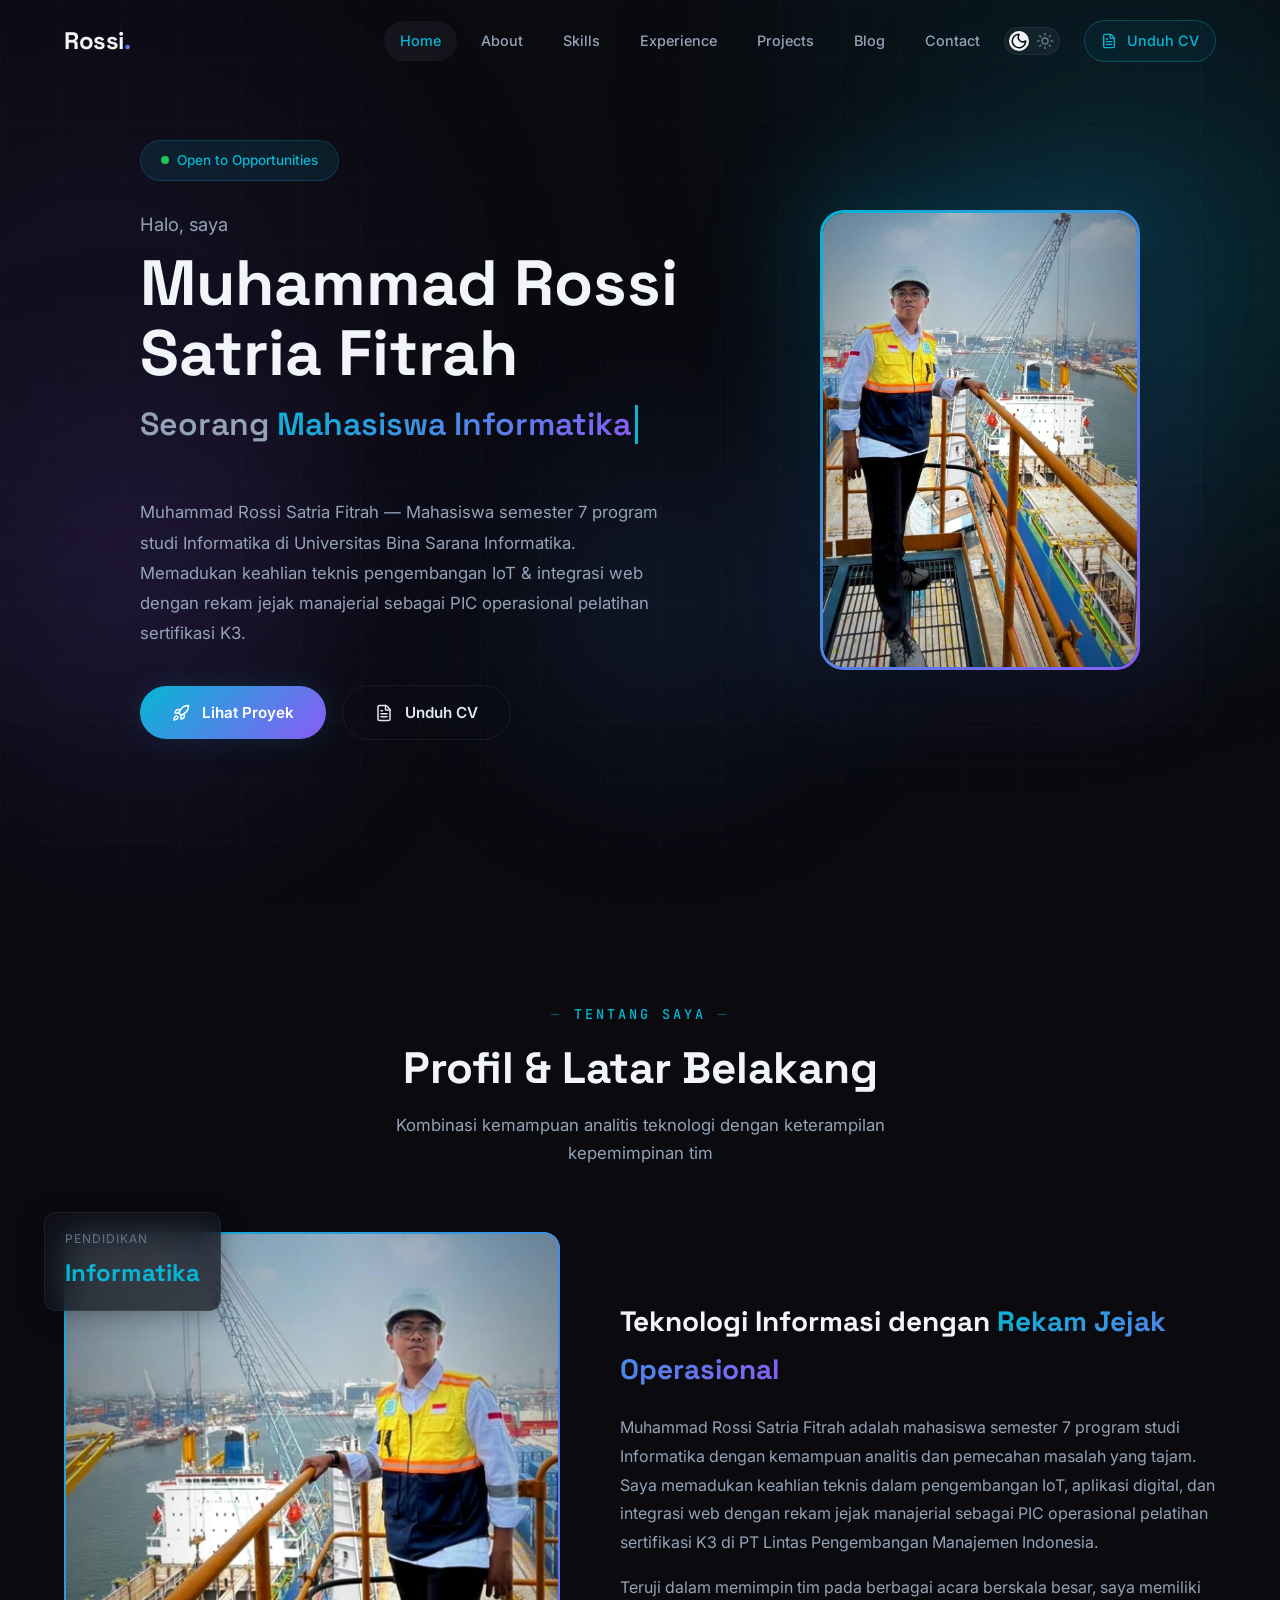
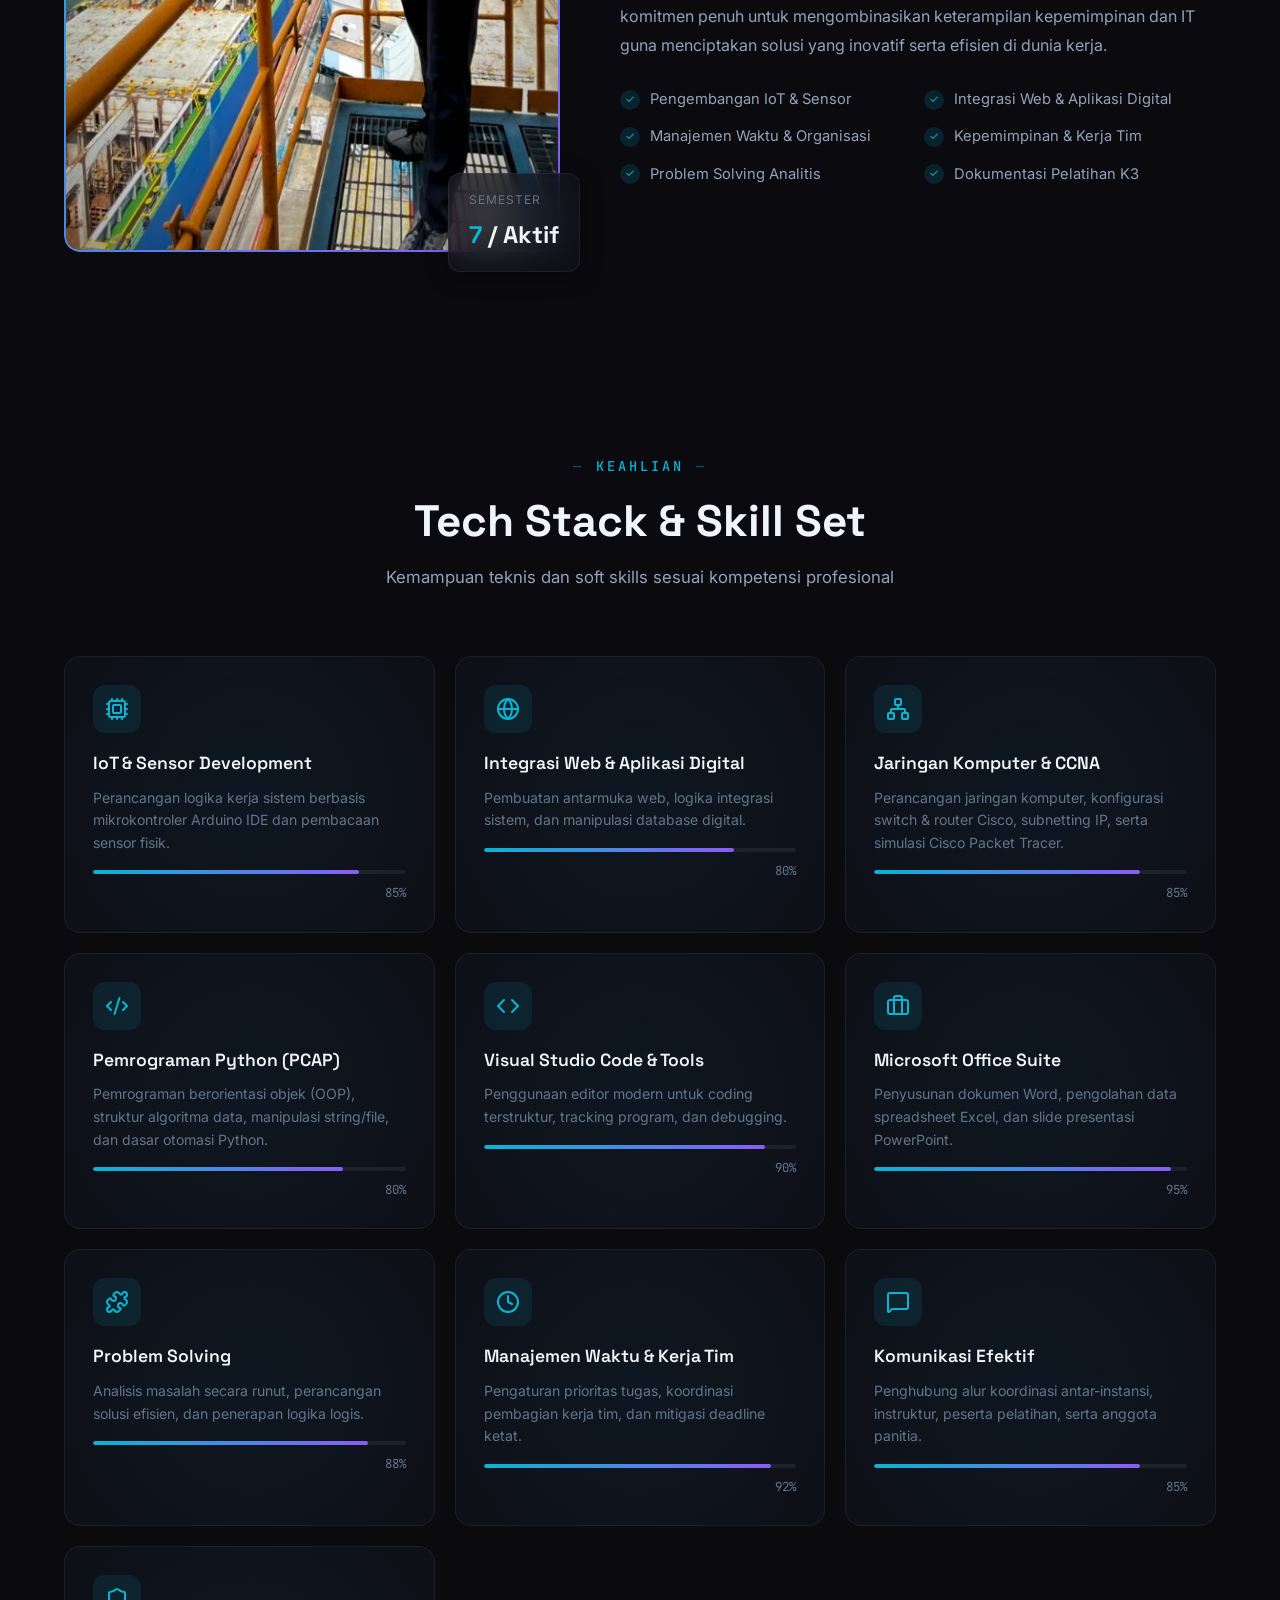
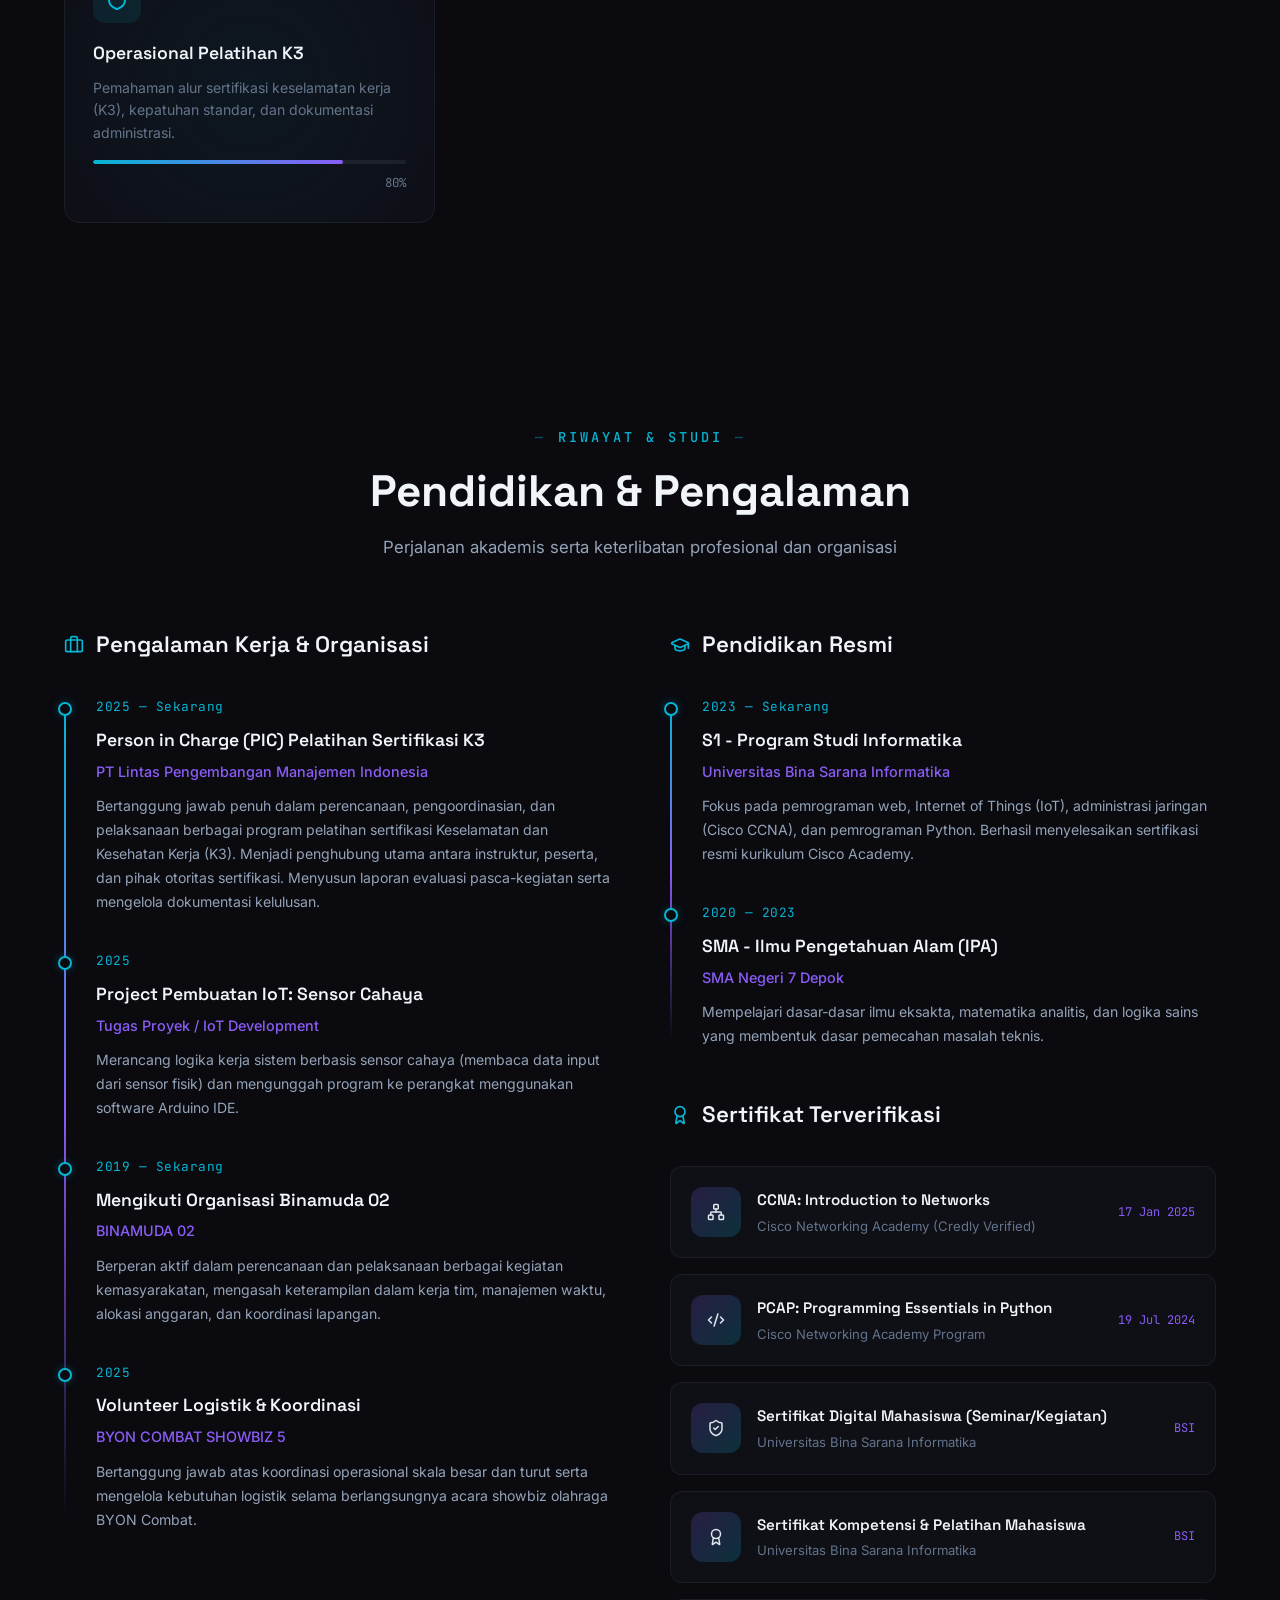
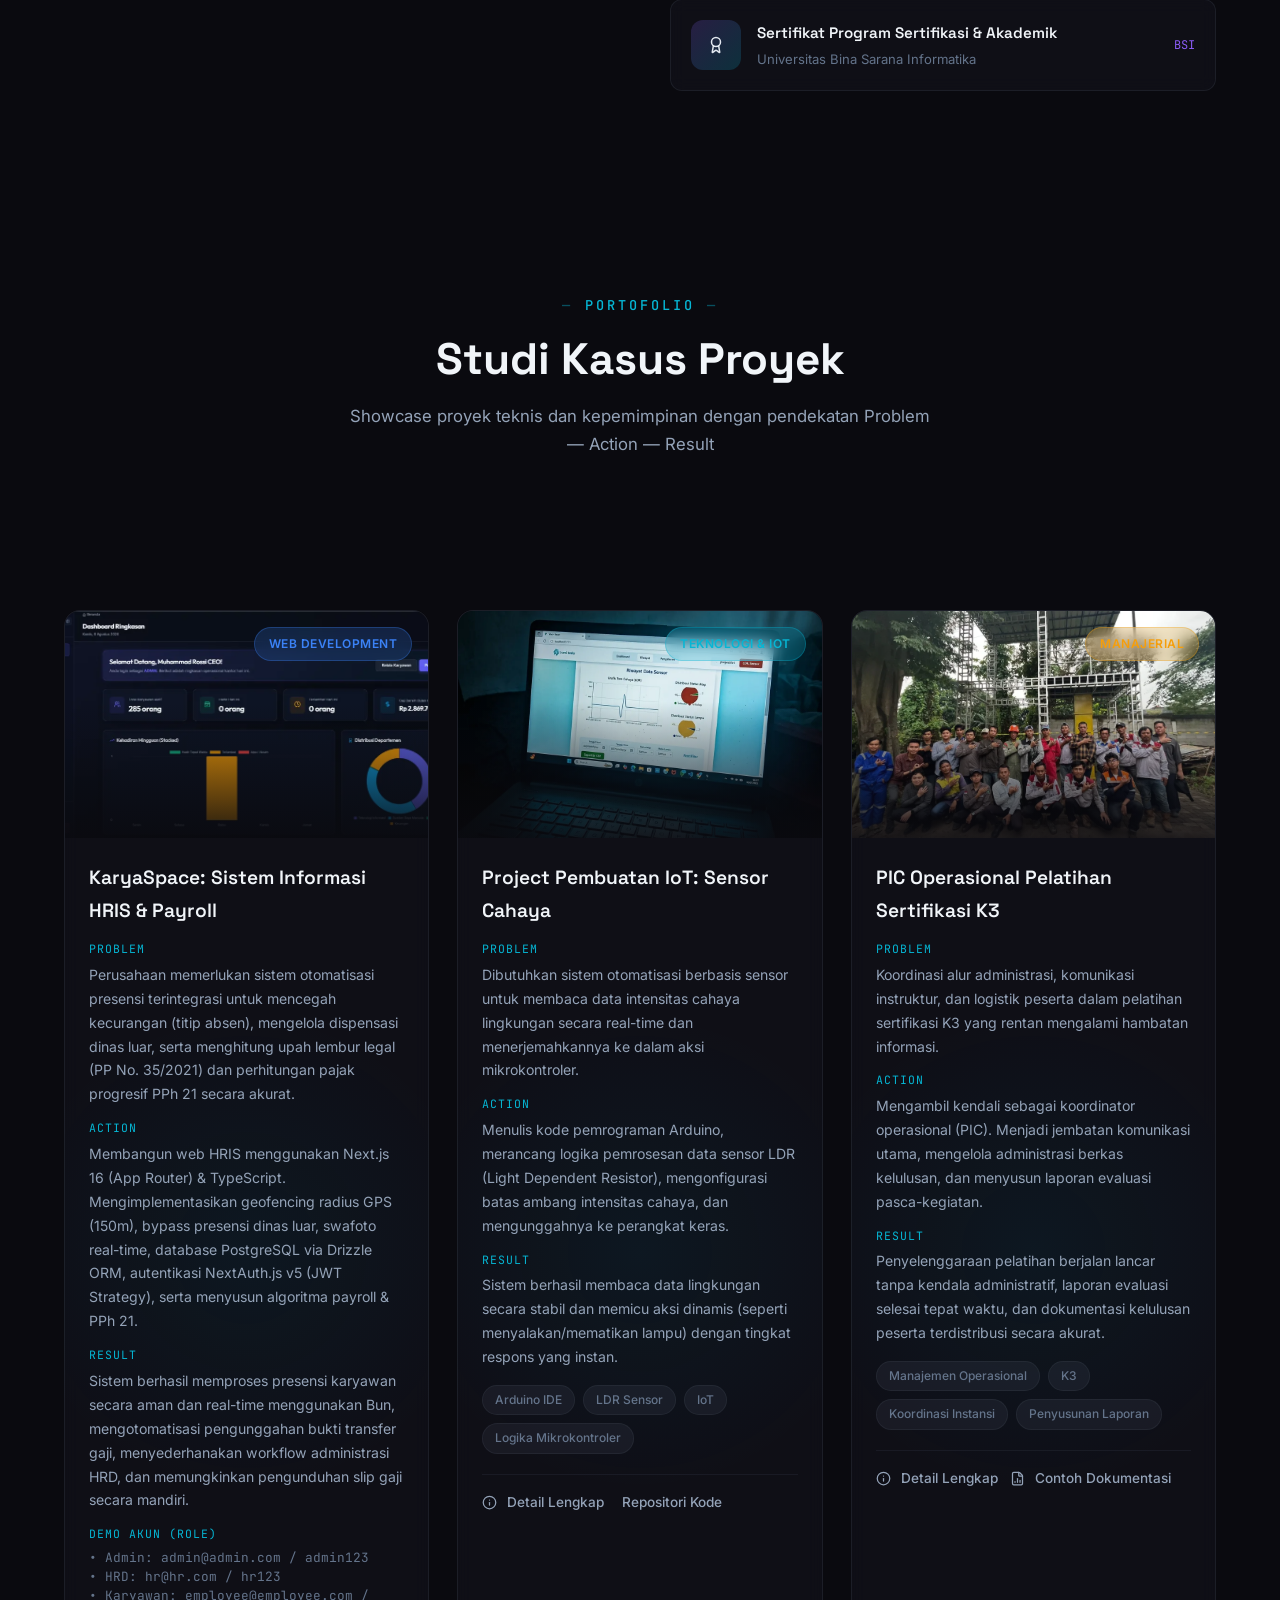
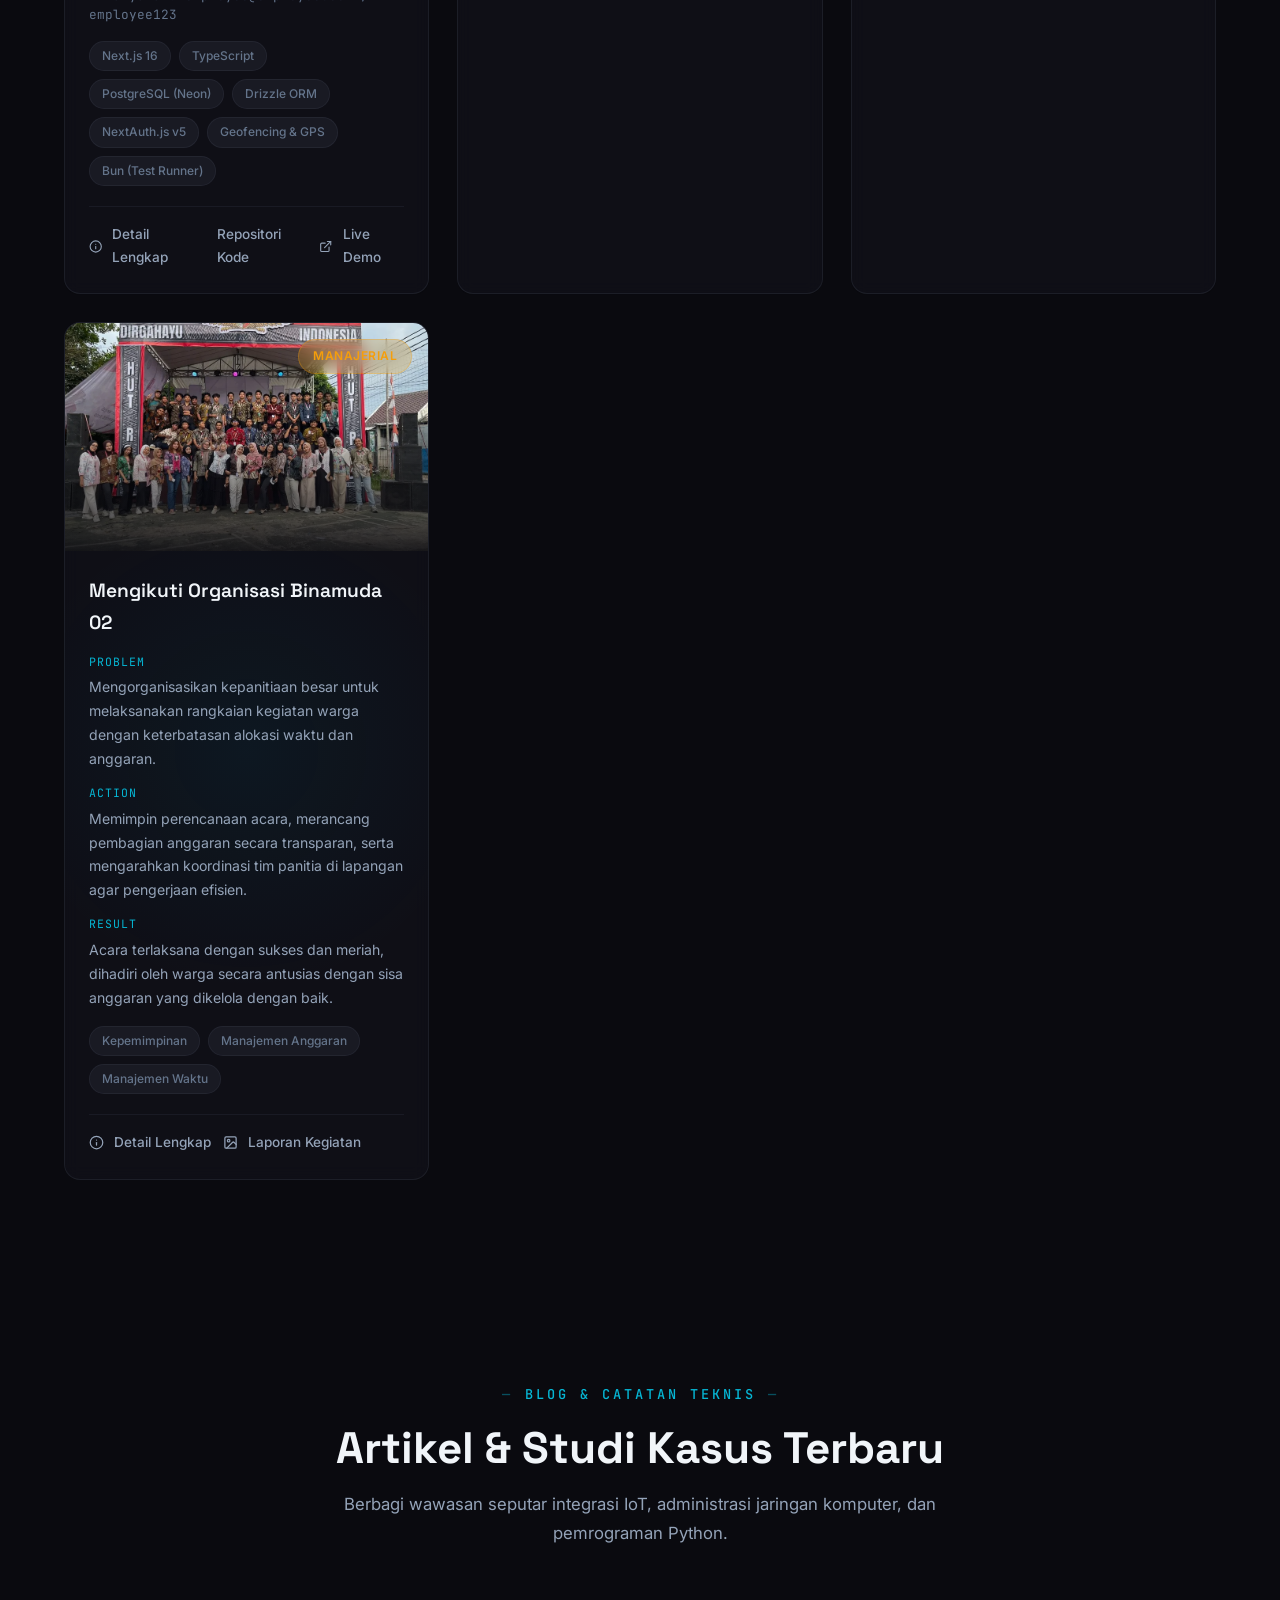
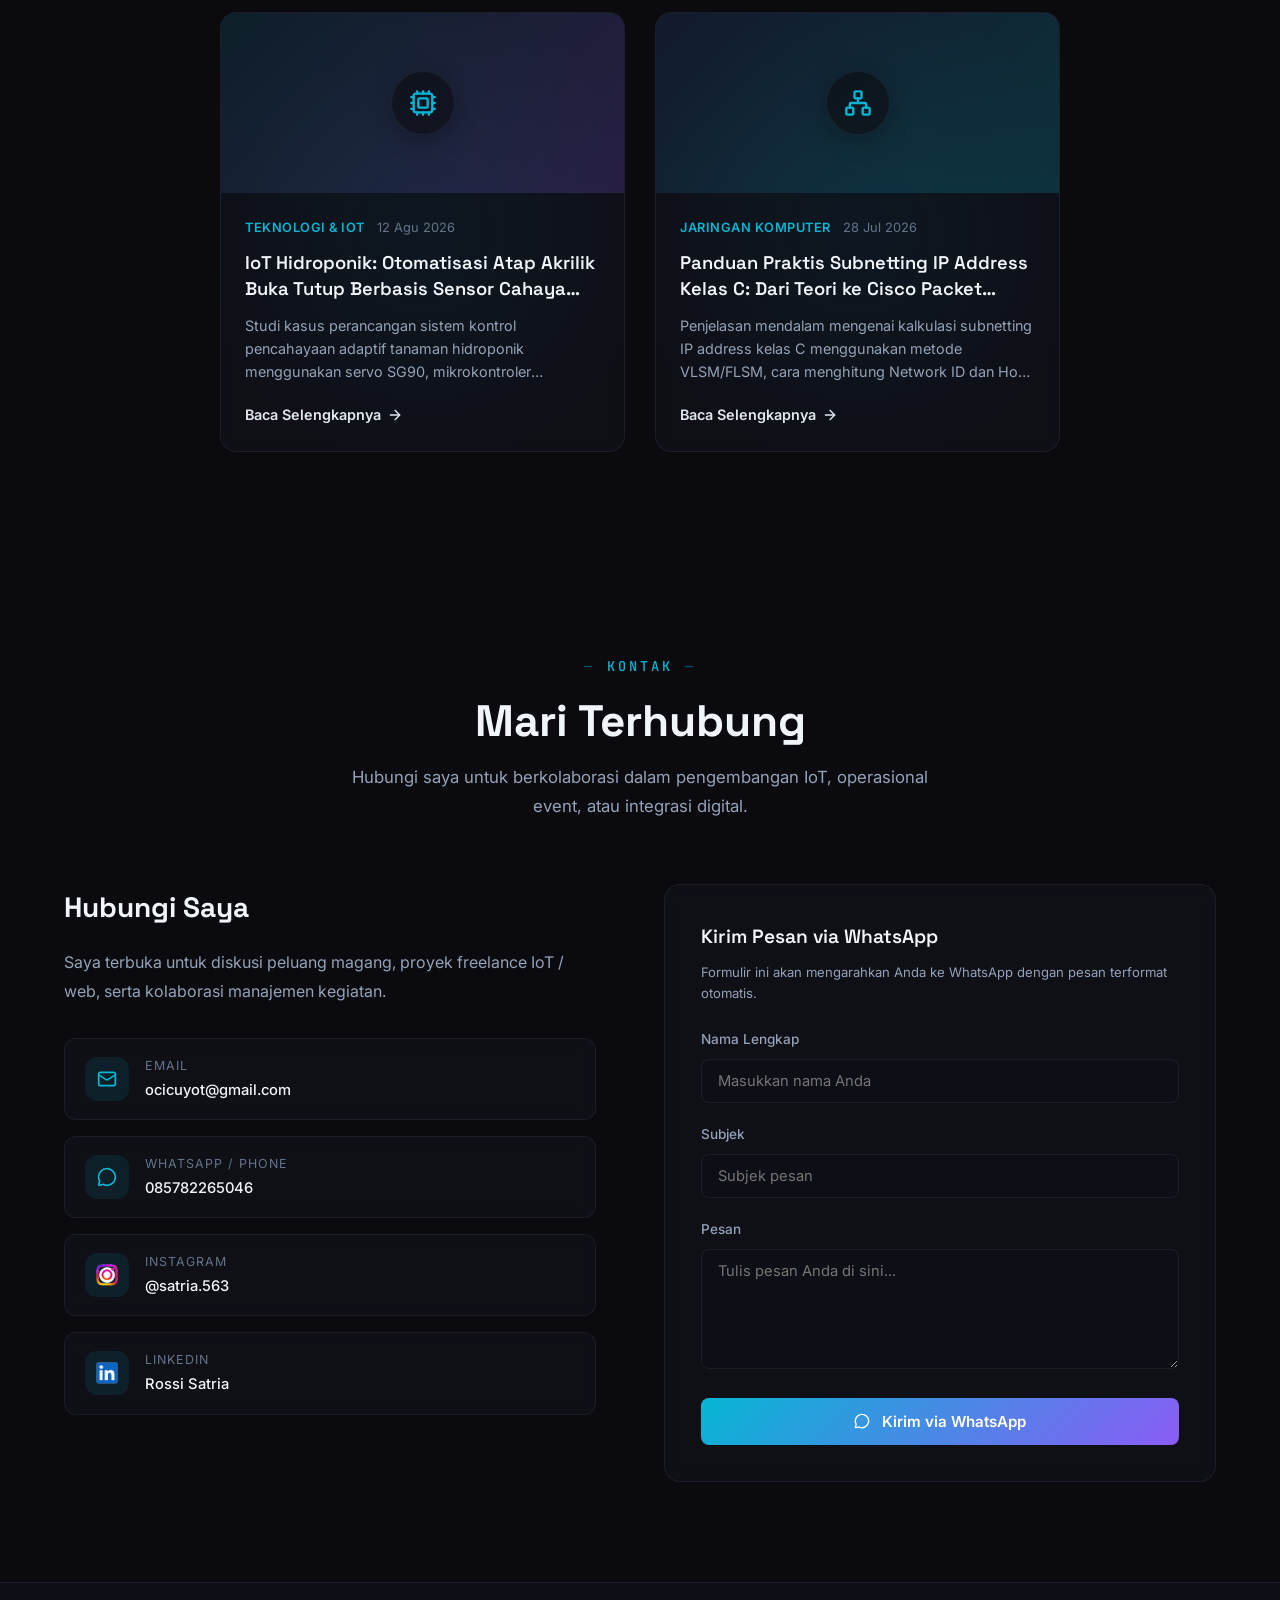
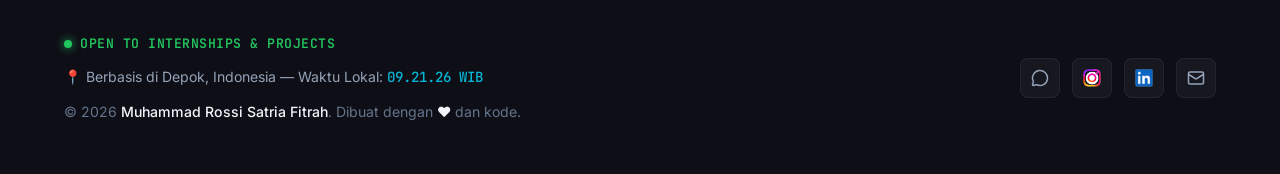
<file: index.html>
<!DOCTYPE html>
<html lang="id">

<head>
  <meta charset="UTF-8">
  <meta name="viewport" content="width=device-width, initial-scale=1.0">
  <meta name="description"
    content="Website portofolio resmi milik Muhammad Rossi Satria Fitrah. Mahasiswa Informatika, IoT & Full-Stack Web Developer, PIC Pelatihan Sertifikasi K3. Lihat proyek, pengalaman, dan keahlian saya di sini.">
  <meta name="keywords"
    content="Muhammad Rossi Satria Fitrah, Rossi Satria, portfolio, IoT developer, full-stack web developer, informatika, Universitas Bina Sarana Informatika, K3, PT Lintas Pengembangan Manajemen Indonesia, KaryaSpace">
  <meta name="author" content="Muhammad Rossi Satria Fitrah">
  <meta name="robots" content="index, follow">

  <!-- Canonical URL -->
  <link rel="canonical" href="https://rossisatria.id/">

  <!-- Favicon -->
  <link rel="icon" type="image/png" href="assets/images/logos/favicon.png">

  <!-- Open Graph -->
  <meta property="og:title" content="Muhammad Rossi Satria Fitrah | Portofolio — IoT & Web Developer">
  <meta property="og:description"
    content="Website portofolio resmi milik Muhammad Rossi Satria Fitrah. Mahasiswa Informatika, IoT & Full-Stack Web Developer, PIC Pelatihan Sertifikasi K3.">
  <meta property="og:type" content="website">
  <meta property="og:image" content="https://rossisatria.id/assets/images/profile.webp">
  <meta property="og:url" content="https://rossisatria.id/">
  <meta property="og:locale" content="id_ID">
  <meta property="og:site_name" content="Portofolio Muhammad Rossi Satria Fitrah">

  <!-- Twitter Card -->
  <meta name="twitter:card" content="summary_large_image">
  <meta name="twitter:title" content="Muhammad Rossi Satria Fitrah | Portofolio">
  <meta name="twitter:description"
    content="Website portofolio resmi milik Muhammad Rossi Satria Fitrah. Mahasiswa Informatika, IoT & Full-Stack Web Developer.">
  <meta name="twitter:image" content="https://rossisatria.id/assets/images/profile.webp">

  <title>Muhammad Rossi Satria Fitrah | Portofolio</title>

  <!-- JSON-LD Structured Data (Schema.org) -->
  <script type="application/ld+json">
  {
    "@context": "https://schema.org",
    "@type": "Person",
    "name": "Muhammad Rossi Satria Fitrah",
    "url": "https://rossisatria.id/",
    "image": "https://rossisatria.id/assets/images/profile.webp",
    "jobTitle": "Informatics Student & IoT Developer",
    "worksFor": {
      "@type": "Organization",
      "name": "PT Lintas Pengembangan Manajemen Indonesia"
    },
    "alumniOf": {
      "@type": "EducationalOrganization",
      "name": "Universitas Bina Sarana Informatika"
    },
    "address": {
      "@type": "PostalAddress",
      "addressLocality": "Depok",
      "addressCountry": "ID"
    },
    "email": "ocicuyot@gmail.com",
    "sameAs": [
      "https://linkedin.com/in/muhammad-rossi-satria-fitrah-6a04492ab",
      "https://instagram.com/satria.563",
      "https://github.com/satria563"
    ]
  }
  </script>

  <!-- Google Fonts (preconnect for faster loading) -->
  <link rel="preconnect" href="https://fonts.googleapis.com">
  <link rel="preconnect" href="https://fonts.gstatic.com" crossorigin>
  <link
    href="https://fonts.googleapis.com/css2?family=Inter:wght@300;400;500;600;700&family=Space+Grotesk:wght@400;500;600;700&family=JetBrains+Mono:wght@400;500&display=swap"
    rel="stylesheet">

  <!-- Stylesheet -->
  <link rel="stylesheet" href="css/style.css">

  <!-- Anti-FOUC Theme Script -->
  <script>
    const savedTheme = localStorage.getItem('theme');
    if (savedTheme === 'light') {
      document.documentElement.setAttribute('data-theme', 'light');
    }
  </script>
</head>

<body>

  <!-- Skip to Content (Accessibility) -->
  <a href="#about" class="skip-to-content">Langsung ke Konten Utama</a>

  <!-- Background Decorations -->
  <div class="bg-grid"></div>
  <div class="bg-glow bg-glow--cyan"></div>
  <div class="bg-glow bg-glow--violet"></div>

  <!-- ========== NAVBAR ========== -->
  <nav class="navbar" id="navbar">
    <div class="container">
      <a href="#home" class="navbar__logo">Rossi<span>.</span></a>

      <div class="navbar__links">
        <a href="#home" class="navbar__link active">Home</a>
        <a href="#about" class="navbar__link">About</a>
        <a href="#skills" class="navbar__link">Skills</a>
        <a href="#experience" class="navbar__link">Experience</a>
        <a href="#projects" class="navbar__link">Projects</a>
        <a href="#blog" class="navbar__link">Blog</a>
        <a href="#contact" class="navbar__link">Contact</a>
        <button class="theme-switch" id="theme-switch-desktop" aria-label="Toggle Dark/Light Mode">
          <div class="theme-switch__icon theme-switch__icon--moon"><i data-lucide="moon"></i></div>
          <div class="theme-switch__slider"></div>
          <div class="theme-switch__icon theme-switch__icon--sun"><i data-lucide="sun"></i></div>
        </button>
        <a href="assets/docs/CV_RossiSatria.pdf" download class="navbar__link navbar__link--cv"><i
            data-lucide="file-text"></i> Unduh CV</a>
      </div>

      <div class="navbar__mobile-actions">
        <button class="theme-switch theme-switch--mobile" id="theme-switch-mobile" aria-label="Toggle Dark/Light Mode">
          <div class="theme-switch__icon theme-switch__icon--moon"><i data-lucide="moon"></i></div>
          <div class="theme-switch__slider"></div>
          <div class="theme-switch__icon theme-switch__icon--sun"><i data-lucide="sun"></i></div>
        </button>
        <button class="navbar__hamburger" id="hamburger" aria-label="Toggle menu">
          <span></span>
          <span></span>
          <span></span>
        </button>
      </div>
    </div>
  </nav>

  <!-- Mobile Overlay -->
  <div class="navbar__mobile-overlay" id="mobile-overlay">
    <div class="navbar__mobile-links">
      <a href="#home" class="navbar__mobile-link active">Home</a>
      <a href="#about" class="navbar__mobile-link">About</a>
      <a href="#skills" class="navbar__mobile-link">Skills</a>
      <a href="#experience" class="navbar__mobile-link">Experience</a>
      <a href="#projects" class="navbar__mobile-link">Projects</a>
      <a href="#blog" class="navbar__mobile-link">Blog</a>
      <a href="#contact" class="navbar__mobile-link">Contact</a>
      <a href="assets/docs/CV_RossiSatria.pdf" download class="navbar__mobile-link navbar__mobile-link--cv"><i
          data-lucide="file-text"></i> Unduh CV</a>
    </div>
  </div>

  <!-- ========== HERO SECTION ========== -->
  <section class="hero section" id="home">
    <div class="hero__bg-orb hero__bg-orb--1"></div>
    <div class="hero__bg-orb hero__bg-orb--2"></div>
    <div class="hero__bg-orb hero__bg-orb--3"></div>

    <div class="container">
      <div class="hero__content">
        <div class="hero__badge">
          <span class="dot"></span>
          Open to Opportunities
        </div>

        <p class="hero__greeting">Halo, saya</p>
        <h1 class="hero__name">Muhammad Rossi Satria Fitrah</h1>

        <div class="hero__title-wrapper">
          Seorang <span class="hero__typing-text"></span><span class="hero__cursor"></span>
        </div>

        <p class="hero__description">
          Muhammad Rossi Satria Fitrah — Mahasiswa semester 7 program studi Informatika di Universitas Bina Sarana
          Informatika.
          Memadukan keahlian teknis pengembangan IoT & integrasi web dengan rekam jejak manajerial sebagai PIC
          operasional pelatihan sertifikasi K3.
        </p>

        <div class="hero__actions">
          <a href="#projects" class="btn btn--primary" id="btn-view-projects">
            <i data-lucide="rocket" class="btn__icon"></i> Lihat Proyek
          </a>
          <a href="assets/docs/CV_RossiSatria.pdf" download class="btn btn--outline" id="btn-download-cv">
            <i data-lucide="file-text" class="btn__icon"></i> Unduh CV
          </a>
        </div>
      </div>

      <div class="hero__image-wrapper">
        <div class="hero__image-glow"></div>
        <img src="assets/images/profile.webp" alt="Foto Muhammad Rossi Satria Fitrah" class="hero__image" width="320"
          height="460" loading="eager">
      </div>
    </div>
  </section>

  <!-- ========== ABOUT SECTION ========== -->
  <section class="section" id="about">
    <div class="container">
      <div class="section-header reveal">
        <p class="section-label">Tentang Saya</p>
        <h2 class="section-title">Profil & Latar Belakang</h2>
        <p class="section-subtitle">Kombinasi kemampuan analitis teknologi dengan keterampilan kepemimpinan tim</p>
      </div>

      <div class="about__grid">
        <div class="about__image-container reveal">
          <div class="about__image-frame">
            <img src="assets/images/profile.webp" alt="Muhammad Rossi Satria Fitrah" class="about__image">
          </div>
          <div class="about__floating-card about__floating-card--exp">
            <div class="card-label">Semester</div>
            <div class="card-value"><span>7</span> / Aktif</div>
          </div>
          <div class="about__floating-card about__floating-card--edu">
            <div class="card-label">Pendidikan</div>
            <div class="card-value"><span>Informatika</span></div>
          </div>
        </div>

        <div class="about__text reveal reveal-delay-2">
          <h3>Teknologi Informasi dengan <span class="gradient-text">Rekam Jejak Operasional</span></h3>

          <p>
            Muhammad Rossi Satria Fitrah adalah mahasiswa semester 7 program studi Informatika dengan kemampuan analitis
            dan pemecahan masalah
            yang tajam. Saya memadukan keahlian teknis dalam pengembangan IoT, aplikasi digital, dan integrasi web
            dengan rekam jejak manajerial sebagai PIC operasional pelatihan sertifikasi K3 di PT Lintas Pengembangan
            Manajemen Indonesia.
          </p>

          <p>
            Teruji dalam memimpin tim pada berbagai acara berskala besar, saya memiliki komitmen penuh untuk
            mengombinasikan keterampilan kepemimpinan dan IT guna menciptakan solusi yang inovatif serta efisien di
            dunia kerja.
          </p>

          <div class="about__highlights">
            <div class="about__highlight-item">
              <span class="check-icon">✓</span> Pengembangan IoT & Sensor
            </div>
            <div class="about__highlight-item">
              <span class="check-icon">✓</span> Integrasi Web & Aplikasi Digital
            </div>
            <div class="about__highlight-item">
              <span class="check-icon">✓</span> Manajemen Waktu & Organisasi
            </div>
            <div class="about__highlight-item">
              <span class="check-icon">✓</span> Kepemimpinan & Kerja Tim
            </div>
            <div class="about__highlight-item">
              <span class="check-icon">✓</span> Problem Solving Analitis
            </div>
            <div class="about__highlight-item">
              <span class="check-icon">✓</span> Dokumentasi Pelatihan K3
            </div>
          </div>
        </div>
      </div>
    </div>
  </section>

  <!-- ========== SKILLS SECTION ========== -->
  <section class="section" id="skills">
    <div class="container">
      <div class="section-header reveal">
        <p class="section-label">Keahlian</p>
        <h2 class="section-title">Tech Stack & Skill Set</h2>
        <p class="section-subtitle">Kemampuan teknis dan soft skills sesuai kompetensi profesional</p>
      </div>

      <div class="skills__grid">
        <!-- Technical Skills -->
        <div class="skill-card reveal">
          <div class="skill-card__icon"><i data-lucide="cpu"></i></div>
          <div class="skill-card__name">IoT & Sensor Development</div>
          <div class="skill-card__description">Perancangan logika kerja sistem berbasis mikrokontroler Arduino IDE dan
            pembacaan sensor fisik.</div>
          <div class="skill-card__bar">
            <div class="skill-card__bar-fill" data-width="85%"></div>
          </div>
          <div class="skill-card__level">85%</div>
        </div>

        <div class="skill-card reveal reveal-delay-1">
          <div class="skill-card__icon"><i data-lucide="globe"></i></div>
          <div class="skill-card__name">Integrasi Web & Aplikasi Digital</div>
          <div class="skill-card__description">Pembuatan antarmuka web, logika integrasi sistem, dan manipulasi database
            digital.</div>
          <div class="skill-card__bar">
            <div class="skill-card__bar-fill" data-width="80%"></div>
          </div>
          <div class="skill-card__level">80%</div>
        </div>

        <div class="skill-card reveal reveal-delay-2">
          <div class="skill-card__icon"><i data-lucide="network"></i></div>
          <div class="skill-card__name">Jaringan Komputer & CCNA</div>
          <div class="skill-card__description">Perancangan jaringan komputer, konfigurasi switch & router Cisco,
            subnetting IP, serta simulasi Cisco Packet Tracer.</div>
          <div class="skill-card__bar">
            <div class="skill-card__bar-fill" data-width="85%"></div>
          </div>
          <div class="skill-card__level">85%</div>
        </div>

        <div class="skill-card reveal reveal-delay-3">
          <div class="skill-card__icon"><i data-lucide="code-2"></i></div>
          <div class="skill-card__name">Pemrograman Python (PCAP)</div>
          <div class="skill-card__description">Pemrograman berorientasi objek (OOP), struktur algoritma data, manipulasi
            string/file, dan dasar otomasi Python.</div>
          <div class="skill-card__bar">
            <div class="skill-card__bar-fill" data-width="80%"></div>
          </div>
          <div class="skill-card__level">80%</div>
        </div>

        <div class="skill-card reveal">
          <div class="skill-card__icon"><i data-lucide="code"></i></div>
          <div class="skill-card__name">Visual Studio Code & Tools</div>
          <div class="skill-card__description">Penggunaan editor modern untuk coding terstruktur, tracking program, dan
            debugging.</div>
          <div class="skill-card__bar">
            <div class="skill-card__bar-fill" data-width="90%"></div>
          </div>
          <div class="skill-card__level">90%</div>
        </div>

        <div class="skill-card reveal reveal-delay-1">
          <div class="skill-card__icon"><i data-lucide="briefcase"></i></div>
          <div class="skill-card__name">Microsoft Office Suite</div>
          <div class="skill-card__description">Penyusunan dokumen Word, pengolahan data spreadsheet Excel, dan slide
            presentasi PowerPoint.</div>
          <div class="skill-card__bar">
            <div class="skill-card__bar-fill" data-width="95%"></div>
          </div>
          <div class="skill-card__level">95%</div>
        </div>

        <!-- Soft / Managerial Skills -->
        <div class="skill-card reveal reveal-delay-2">
          <div class="skill-card__icon"><i data-lucide="puzzle"></i></div>
          <div class="skill-card__name">Problem Solving</div>
          <div class="skill-card__description">Analisis masalah secara runut, perancangan solusi efisien, dan penerapan
            logika logis.</div>
          <div class="skill-card__bar">
            <div class="skill-card__bar-fill" data-width="88%"></div>
          </div>
          <div class="skill-card__level">88%</div>
        </div>

        <div class="skill-card reveal reveal-delay-3">
          <div class="skill-card__icon"><i data-lucide="clock"></i></div>
          <div class="skill-card__name">Manajemen Waktu & Kerja Tim</div>
          <div class="skill-card__description">Pengaturan prioritas tugas, koordinasi pembagian kerja tim, dan mitigasi
            deadline ketat.</div>
          <div class="skill-card__bar">
            <div class="skill-card__bar-fill" data-width="92%"></div>
          </div>
          <div class="skill-card__level">92%</div>
        </div>

        <div class="skill-card reveal reveal-delay-4">
          <div class="skill-card__icon"><i data-lucide="message-square"></i></div>
          <div class="skill-card__name">Komunikasi Efektif</div>
          <div class="skill-card__description">Penghubung alur koordinasi antar-instansi, instruktur, peserta pelatihan,
            serta anggota panitia.</div>
          <div class="skill-card__bar">
            <div class="skill-card__bar-fill" data-width="85%"></div>
          </div>
          <div class="skill-card__level">85%</div>
        </div>

        <div class="skill-card reveal reveal-delay-5">
          <div class="skill-card__icon"><i data-lucide="shield"></i></div>
          <div class="skill-card__name">Operasional Pelatihan K3</div>
          <div class="skill-card__description">Pemahaman alur sertifikasi keselamatan kerja (K3), kepatuhan standar, dan
            dokumentasi administrasi.</div>
          <div class="skill-card__bar">
            <div class="skill-card__bar-fill" data-width="80%"></div>
          </div>
          <div class="skill-card__level">80%</div>
        </div>
      </div>
    </div>
  </section>

  <!-- ========== EXPERIENCE & CERTIFICATIONS ========== -->
  <section class="section" id="experience">
    <div class="container">
      <div class="section-header reveal">
        <p class="section-label">Riwayat & Studi</p>
        <h2 class="section-title">Pendidikan & Pengalaman</h2>
        <p class="section-subtitle">Perjalanan akademis serta keterlibatan profesional dan organisasi</p>
      </div>

      <div class="experience__layout">
        <!-- Work Experience Timeline -->
        <div class="reveal">
          <div class="experience__column-title">
            <span class="icon"><i data-lucide="briefcase"></i></span> Pengalaman Kerja & Organisasi
          </div>

          <div class="timeline">
            <div class="timeline__item">
              <div class="timeline__dot"></div>
              <div class="timeline__date">2025 — Sekarang</div>
              <div class="timeline__title">Person in Charge (PIC) Pelatihan Sertifikasi K3</div>
              <div class="timeline__company">PT Lintas Pengembangan Manajemen Indonesia</div>
              <div class="timeline__description">
                Bertanggung jawab penuh dalam perencanaan, pengoordinasian, dan pelaksanaan berbagai program pelatihan
                sertifikasi Keselamatan dan Kesehatan Kerja (K3). Menjadi penghubung utama antara instruktur, peserta,
                dan pihak otoritas sertifikasi. Menyusun laporan evaluasi pasca-kegiatan serta mengelola dokumentasi
                kelulusan.
              </div>
            </div>

            <div class="timeline__item">
              <div class="timeline__dot"></div>
              <div class="timeline__date">2025</div>
              <div class="timeline__title">Project Pembuatan IoT: Sensor Cahaya</div>
              <div class="timeline__company">Tugas Proyek / IoT Development</div>
              <div class="timeline__description">
                Merancang logika kerja sistem berbasis sensor cahaya (membaca data input dari sensor fisik) dan
                mengunggah program ke perangkat menggunakan software Arduino IDE.
              </div>
            </div>

            <div class="timeline__item">
              <div class="timeline__dot"></div>
              <div class="timeline__date">2019 — Sekarang</div>
              <div class="timeline__title">Mengikuti Organisasi Binamuda 02</div>
              <div class="timeline__company">BINAMUDA 02</div>
              <div class="timeline__description">
                Berperan aktif dalam perencanaan dan pelaksanaan berbagai kegiatan kemasyarakatan, mengasah keterampilan
                dalam kerja tim, manajemen waktu, alokasi anggaran, dan koordinasi lapangan.
              </div>
            </div>

            <div class="timeline__item">
              <div class="timeline__dot"></div>
              <div class="timeline__date">2025</div>
              <div class="timeline__title">Volunteer Logistik & Koordinasi</div>
              <div class="timeline__company">BYON COMBAT SHOWBIZ 5</div>
              <div class="timeline__description">
                Bertanggung jawab atas koordinasi operasional skala besar dan turut serta mengelola kebutuhan logistik
                selama berlangsungnya acara showbiz olahraga BYON Combat.
              </div>
            </div>
          </div>
        </div>

        <!-- Education Column -->
        <div class="reveal reveal-delay-2">
          <div class="experience__column-title">
            <span class="icon"><i data-lucide="graduation-cap"></i></span> Pendidikan Resmi
          </div>

          <div class="timeline">
            <div class="timeline__item">
              <div class="timeline__dot"></div>
              <div class="timeline__date">2023 — Sekarang</div>
              <div class="timeline__title">S1 - Program Studi Informatika</div>
              <div class="timeline__company">Universitas Bina Sarana Informatika</div>
              <div class="timeline__description">
                Fokus pada pemrograman web, Internet of Things (IoT), administrasi jaringan (Cisco CCNA), dan
                pemrograman Python. Berhasil menyelesaikan sertifikasi resmi kurikulum Cisco Academy.
              </div>
            </div>

            <div class="timeline__item">
              <div class="timeline__dot"></div>
              <div class="timeline__date">2020 — 2023</div>
              <div class="timeline__title">SMA - Ilmu Pengetahuan Alam (IPA)</div>
              <div class="timeline__company">SMA Negeri 7 Depok</div>
              <div class="timeline__description">
                Mempelajari dasar-dasar ilmu eksakta, matematika analitis, dan logika sains yang membentuk dasar
                pemecahan masalah teknis.
              </div>
            </div>
          </div>

          <!-- Sertifikat Terverifikasi -->
          <div class="experience__column-title" style="margin-top: 48px;">
            <span class="icon"><i data-lucide="award"></i></span> Sertifikat Terverifikasi
          </div>

          <div class="cert-grid">
            <a href="#" class="cert-card" data-cert="ccna">
              <div class="cert-card__badge">
                <i data-lucide="network"></i>
              </div>
              <div class="cert-card__info">
                <div class="cert-card__name">CCNA: Introduction to Networks</div>
                <div class="cert-card__issuer">Cisco Networking Academy (Credly Verified)</div>
              </div>
              <div class="cert-card__date">17 Jan 2025</div>
            </a>

            <a href="#" class="cert-card" data-cert="python">
              <div class="cert-card__badge">
                <i data-lucide="code-2"></i>
              </div>
              <div class="cert-card__info">
                <div class="cert-card__name">PCAP: Programming Essentials in Python</div>
                <div class="cert-card__issuer">Cisco Networking Academy Program</div>
              </div>
              <div class="cert-card__date">19 Jul 2024</div>
            </a>

            <a href="#" class="cert-card" data-cert="seminar">
              <div class="cert-card__badge">
                <i data-lucide="shield-check"></i>
              </div>
              <div class="cert-card__info">
                <div class="cert-card__name">Sertifikat Digital Mahasiswa (Seminar/Kegiatan)</div>
                <div class="cert-card__issuer">Universitas Bina Sarana Informatika</div>
              </div>
              <div class="cert-card__date">BSI</div>
            </a>

            <a href="#" class="cert-card" data-cert="kompetensi">
              <div class="cert-card__badge">
                <i data-lucide="award"></i>
              </div>
              <div class="cert-card__info">
                <div class="cert-card__name">Sertifikat Kompetensi & Pelatihan Mahasiswa</div>
                <div class="cert-card__issuer">Universitas Bina Sarana Informatika</div>
              </div>
              <div class="cert-card__date">BSI</div>
            </a>

            <a href="#" class="cert-card" data-cert="akademik">
              <div class="cert-card__badge">
                <i data-lucide="award"></i>
              </div>
              <div class="cert-card__info">
                <div class="cert-card__name">Sertifikat Program Sertifikasi & Akademik</div>
                <div class="cert-card__issuer">Universitas Bina Sarana Informatika</div>
              </div>
              <div class="cert-card__date">BSI</div>
            </a>
          </div>
        </div>
      </div>
    </div>
  </section>

  <!-- ========== PROJECTS SECTION ========== -->
  <section class="section" id="projects">
    <div class="container">
      <div class="section-header reveal">
        <p class="section-label">Portofolio</p>
        <h2 class="section-title">Studi Kasus Proyek</h2>
        <p class="section-subtitle">Showcase proyek teknis dan kepemimpinan dengan pendekatan Problem — Action — Result
        </p>
      </div>

      <!-- Filter Buttons -->
      <div class="projects__filters reveal">
        <button class="projects__filter-btn active" data-filter="all" id="filter-all">Semua</button>
        <button class="projects__filter-btn" data-filter="tech" id="filter-tech">Teknologi & IoT</button>
        <button class="projects__filter-btn" data-filter="managerial" id="filter-managerial">Manajerial & Acara</button>
      </div>

      <!-- Project Cards -->
      <div class="projects__grid">

        <!-- Project 1: KaryaSpace HRIS & Payroll -->
        <div class="project-card reveal" data-category="tech" data-project="karyaspace">
          <div class="project-card__image-wrapper">
            <img src="assets/images/projects/project-karyaspace.webp" alt="KaryaSpace HRIS & Payroll System"
              class="project-card__image" loading="lazy">
            <div class="project-card__overlay"></div>
            <span class="project-card__category-badge project-card__category-badge--webdev">Web Development</span>
          </div>
          <div class="project-card__body">
            <h3 class="project-card__title">KaryaSpace: Sistem Informasi HRIS & Payroll</h3>

            <div class="project-card__section-label">Problem</div>
            <p class="project-card__text">
              Perusahaan memerlukan sistem otomatisasi presensi terintegrasi untuk mencegah kecurangan (titip absen),
              mengelola dispensasi dinas luar, serta menghitung upah lembur legal (PP No. 35/2021) dan perhitungan pajak
              progresif PPh 21 secara akurat.
            </p>

            <div class="project-card__section-label">Action</div>
            <p class="project-card__text">
              Membangun web HRIS menggunakan Next.js 16 (App Router) & TypeScript. Mengimplementasikan geofencing radius
              GPS (150m), bypass presensi dinas luar, swafoto real-time, database PostgreSQL via Drizzle ORM,
              autentikasi NextAuth.js v5 (JWT Strategy), serta menyusun algoritma payroll & PPh 21.
            </p>

            <div class="project-card__section-label">Result</div>
            <p class="project-card__text">
              Sistem berhasil memproses presensi karyawan secara aman dan real-time menggunakan Bun, mengotomatisasi
              pengunggahan bukti transfer gaji, menyederhanakan workflow administrasi HRD, dan memungkinkan pengunduhan
              slip gaji secara mandiri.
            </p>

            <div class="project-card__section-label">Demo Akun (Role)</div>
            <p class="project-card__text"
              style="font-size: 0.8rem; font-family: var(--font-mono); color: var(--text-muted); line-height: 1.5; margin-top: 4px;">
              • Admin: admin@admin.com / admin123<br>
              • HRD: hr@hr.com / hr123<br>
              • Karyawan: employee@employee.com / employee123
            </p>

            <div class="project-card__tags">
              <span class="project-card__tag">Next.js 16</span>
              <span class="project-card__tag">TypeScript</span>
              <span class="project-card__tag">PostgreSQL (Neon)</span>
              <span class="project-card__tag">Drizzle ORM</span>
              <span class="project-card__tag">NextAuth.js v5</span>
              <span class="project-card__tag">Geofencing & GPS</span>
              <span class="project-card__tag">Bun (Test Runner)</span>
            </div>

            <div class="project-card__links">
              <a href="#" class="project-card__link project-card__link--detail" data-project="karyaspace">
                <i data-lucide="info"></i> Detail Lengkap
              </a>
              <a href="https://github.com/satria563/PENGAJIAN-KARYA-SPACE" target="_blank" rel="noopener"
                class="project-card__link">
                <i data-lucide="github"></i> Repositori Kode
              </a>
              <a href="https://karyaspace.vercel.app" target="_blank" rel="noopener" class="project-card__link">
                <i data-lucide="external-link"></i> Live Demo
              </a>
            </div>
          </div>
        </div>

        <!-- Project 2: IoT Sensor Cahaya -->
        <div class="project-card reveal reveal-delay-1" data-category="tech" data-project="iot">
          <div class="project-card__image-wrapper">
            <img src="assets/images/projects/project-iot.webp" alt="Project IoT Sensor Cahaya"
              class="project-card__image" loading="lazy">
            <div class="project-card__overlay"></div>
            <span class="project-card__category-badge project-card__category-badge--networking">Teknologi & IoT</span>
          </div>
          <div class="project-card__body">
            <h3 class="project-card__title">Project Pembuatan IoT: Sensor Cahaya</h3>

            <div class="project-card__section-label">Problem</div>
            <p class="project-card__text">
              Dibutuhkan sistem otomatisasi berbasis sensor untuk membaca data intensitas cahaya lingkungan secara
              real-time dan menerjemahkannya ke dalam aksi mikrokontroler.
            </p>

            <div class="project-card__section-label">Action</div>
            <p class="project-card__text">
              Menulis kode pemrograman Arduino, merancang logika pemrosesan data sensor LDR (Light Dependent Resistor),
              mengonfigurasi batas ambang intensitas cahaya, dan mengunggahnya ke perangkat keras.
            </p>

            <div class="project-card__section-label">Result</div>
            <p class="project-card__text">
              Sistem berhasil membaca data lingkungan secara stabil dan memicu aksi dinamis (seperti
              menyalakan/mematikan lampu) dengan tingkat respons yang instan.
            </p>

            <div class="project-card__tags">
              <span class="project-card__tag">Arduino IDE</span>
              <span class="project-card__tag">LDR Sensor</span>
              <span class="project-card__tag">IoT</span>
              <span class="project-card__tag">Logika Mikrokontroler</span>
            </div>

            <div class="project-card__links">
              <a href="#" class="project-card__link project-card__link--detail" data-project="iot">
                <i data-lucide="info"></i> Detail Lengkap
              </a>
              <a href="https://github.com/satria563/iot-ldr-sensor" target="_blank" rel="noopener"
                class="project-card__link">
                <i data-lucide="github"></i> Repositori Kode
              </a>
            </div>
          </div>
        </div>

        <!-- Project 3: PIC Sertifikasi K3 -->
        <div class="project-card reveal reveal-delay-2" data-category="managerial" data-project="k3">
          <div class="project-card__image-wrapper">
            <img src="assets/images/k3/k3-group-structure.webp" alt="PIC Pelatihan K3" class="project-card__image"
              loading="lazy">
            <div class="project-card__overlay"></div>
            <span class="project-card__category-badge project-card__category-badge--managerial">Manajerial</span>
          </div>
          <div class="project-card__body">
            <h3 class="project-card__title">PIC Operasional Pelatihan Sertifikasi K3</h3>

            <div class="project-card__section-label">Problem</div>
            <p class="project-card__text">
              Koordinasi alur administrasi, komunikasi instruktur, dan logistik peserta dalam pelatihan sertifikasi K3
              yang rentan mengalami hambatan informasi.
            </p>

            <div class="project-card__section-label">Action</div>
            <p class="project-card__text">
              Mengambil kendali sebagai koordinator operasional (PIC). Menjadi jembatan komunikasi utama, mengelola
              administrasi berkas kelulusan, dan menyusun laporan evaluasi pasca-kegiatan.
            </p>

            <div class="project-card__section-label">Result</div>
            <p class="project-card__text">
              Penyelenggaraan pelatihan berjalan lancar tanpa kendala administratif, laporan evaluasi selesai tepat
              waktu, dan dokumentasi kelulusan peserta terdistribusi secara akurat.
            </p>

            <div class="project-card__tags">
              <span class="project-card__tag">Manajemen Operasional</span>
              <span class="project-card__tag">K3</span>
              <span class="project-card__tag">Koordinasi Instansi</span>
              <span class="project-card__tag">Penyusunan Laporan</span>
            </div>

            <div class="project-card__links">
              <a href="#" class="project-card__link project-card__link--detail" data-project="k3">
                <i data-lucide="info"></i> Detail Lengkap
              </a>
              <a href="#" class="project-card__link project-card__link--detail" data-project="k3">
                <i data-lucide="file-bar-chart-2"></i> Contoh Dokumentasi
              </a>
            </div>
          </div>
        </div>

        <!-- Project 4: Mengikuti organisasi Binamuda 02 -->
        <div class="project-card reveal reveal-delay-3" data-category="managerial" data-project="binamuda">
          <div class="project-card__image-wrapper">
            <img src="assets/images/binamuda/binamuda-large-group.webp" alt="Mengikuti Organisasi Binamuda 02"
              class="project-card__image" loading="lazy">
            <div class="project-card__overlay"></div>
            <span class="project-card__category-badge project-card__category-badge--managerial">Manajerial</span>
          </div>
          <div class="project-card__body">
            <h3 class="project-card__title">Mengikuti Organisasi Binamuda 02</h3>

            <div class="project-card__section-label">Problem</div>
            <p class="project-card__text">
              Mengorganisasikan kepanitiaan besar untuk melaksanakan rangkaian kegiatan warga dengan keterbatasan
              alokasi waktu dan anggaran.
            </p>

            <div class="project-card__section-label">Action</div>
            <p class="project-card__text">
              Memimpin perencanaan acara, merancang pembagian anggaran secara transparan, serta mengarahkan koordinasi
              tim panitia di lapangan agar pengerjaan efisien.
            </p>

            <div class="project-card__section-label">Result</div>
            <p class="project-card__text">
              Acara terlaksana dengan sukses dan meriah, dihadiri oleh warga secara antusias dengan sisa anggaran yang
              dikelola dengan baik.
            </p>

            <div class="project-card__tags">
              <span class="project-card__tag">Kepemimpinan</span>
              <span class="project-card__tag">Manajemen Anggaran</span>
              <span class="project-card__tag">Manajemen Waktu</span>
            </div>

            <div class="project-card__links">
              <a href="#" class="project-card__link project-card__link--detail" data-project="binamuda">
                <i data-lucide="info"></i> Detail Lengkap
              </a>
              <a href="#" class="project-card__link project-card__link--detail" data-project="binamuda">
                <i data-lucide="image"></i> Laporan Kegiatan
              </a>
            </div>
          </div>
        </div>

      </div>
    </div>
  </section>

  <!-- ========== BLOG SECTION ========== -->
  <section class="section" id="blog">
    <div class="container">
      <div class="section-header reveal">
        <p class="section-label">Blog & Catatan Teknis</p>
        <h2 class="section-title">Artikel & Studi Kasus Terbaru</h2>
        <p class="section-subtitle">Berbagi wawasan seputar integrasi IoT, administrasi jaringan komputer, dan
          pemrograman Python.</p>
      </div>

      <div class="blog__grid">
        <!-- Blog 1: LDR Sensor -->
        <article class="blog-card reveal" data-blog="ldr-sensor">
          <div class="blog-card__image-wrapper blog-card__image-wrapper--iot">
            <div class="blog-card__icon"><i data-lucide="cpu"></i></div>
          </div>
          <div class="blog-card__body">
            <div class="blog-card__meta">
              <span class="blog-card__category">Teknologi & IoT</span>
              <span class="blog-card__date">12 Agu 2026</span>
            </div>
            <h3 class="blog-card__title">IoT Hidroponik: Otomatisasi Atap Akrilik Buka Tutup Berbasis Sensor Cahaya LDR
              & ESP8266</h3>
            <p class="blog-card__excerpt">
              Studi kasus perancangan sistem kontrol pencahayaan adaptif tanaman hidroponik menggunakan servo SG90,
              mikrokontroler ESP8266, dan mengatasi masalah pembacaan sensor analog ADC.
            </p>
            <a href="#" class="blog-card__link" data-blog="ldr-sensor">
              Baca Selengkapnya <i data-lucide="arrow-right"></i>
            </a>
          </div>
        </article>

        <!-- Blog 2: Subnetting -->
        <article class="blog-card reveal reveal-delay-1" data-blog="subnetting-ccna">
          <div class="blog-card__image-wrapper blog-card__image-wrapper--network">
            <div class="blog-card__icon"><i data-lucide="network"></i></div>
          </div>
          <div class="blog-card__body">
            <div class="blog-card__meta">
              <span class="blog-card__category">Jaringan Komputer</span>
              <span class="blog-card__date">28 Jul 2026</span>
            </div>
            <h3 class="blog-card__title">Panduan Praktis Subnetting IP Address Kelas C: Dari Teori ke Cisco Packet
              Tracer</h3>
            <p class="blog-card__excerpt">
              Penjelasan mendalam mengenai kalkulasi subnetting IP address kelas C menggunakan metode VLSM/FLSM, cara
              menghitung Network ID dan Host range, serta simulasinya pada switch & router Cisco.
            </p>
            <a href="#" class="blog-card__link" data-blog="subnetting-ccna">
              Baca Selengkapnya <i data-lucide="arrow-right"></i>
            </a>
          </div>
        </article>
      </div>
    </div>
  </section>

  <!-- ========== CONTACT SECTION ========== -->
  <section class="section" id="contact">
    <div class="container">
      <div class="section-header reveal">
        <p class="section-label">Kontak</p>
        <h2 class="section-title">Mari Terhubung</h2>
        <p class="section-subtitle">Hubungi saya untuk berkolaborasi dalam pengembangan IoT, operasional event, atau
          integrasi digital.</p>
      </div>

      <div class="contact__grid">
        <div class="contact__info reveal">
          <h3>Hubungi Saya</h3>
          <p>
            Saya terbuka untuk diskusi peluang magang, proyek freelance IoT / web, serta kolaborasi manajemen kegiatan.
          </p>

          <div class="contact__channels">
            <a href="mailto:ocicuyot@gmail.com" class="contact__channel" id="contact-email">
              <div class="contact__channel-icon"><i data-lucide="mail"></i></div>
              <div>
                <div class="contact__channel-label">Email</div>
                <div class="contact__channel-value">ocicuyot@gmail.com</div>
              </div>
            </a>

            <a href="https://wa.me/6285782265046" target="_blank" rel="noopener" class="contact__channel"
              id="contact-whatsapp">
              <div class="contact__channel-icon"><i data-lucide="message-circle"></i></div>
              <div>
                <div class="contact__channel-label">WhatsApp / Phone</div>
                <div class="contact__channel-value">085782265046</div>
              </div>
            </a>

            <a href="https://instagram.com/satria.563" target="_blank" rel="noopener" class="contact__channel"
              id="contact-instagram">
              <div class="contact__channel-icon"><img src="assets/images/logos/logo-instagram.png" alt="Instagram"
                  class="contact__channel-logo"></div>
              <div>
                <div class="contact__channel-label">Instagram</div>
                <div class="contact__channel-value">@satria.563</div>
              </div>
            </a>

            <a href="https://linkedin.com/in/muhammad-rossi-satria-fitrah-6a04492ab" target="_blank" rel="noopener"
              class="contact__channel" id="contact-linkedin">
              <div class="contact__channel-icon"><img src="assets/images/logos/logo-linkedin.png" alt="LinkedIn"
                  class="contact__channel-logo"></div>
              <div>
                <div class="contact__channel-label">LinkedIn</div>
                <div class="contact__channel-value">Rossi Satria</div>
              </div>
            </a>
          </div>
        </div>

        <form class="contact__form reveal reveal-delay-2" id="contact-form">
          <div class="contact__form-title">Kirim Pesan via WhatsApp</div>
          <p class="contact__form-subtitle">Formulir ini akan mengarahkan Anda ke WhatsApp dengan pesan terformat
            otomatis.</p>

          <div class="form-group">
            <label for="contact-name">Nama Lengkap</label>
            <input type="text" id="contact-name" name="name" placeholder="Masukkan nama Anda" required>
          </div>

          <div class="form-group">
            <label for="contact-subject">Subjek</label>
            <input type="text" id="contact-subject" name="subject" placeholder="Subjek pesan">
          </div>

          <div class="form-group">
            <label for="contact-message">Pesan</label>
            <textarea id="contact-message" name="message" placeholder="Tulis pesan Anda di sini..." required></textarea>
          </div>

          <!-- Honeypot Field for Spam Prevention (Hidden from real users) -->
          <div class="form-group-hp" style="display: none !important;" aria-hidden="true">
            <label for="contact-hp">Jangan isi kolom ini jika Anda manusia</label>
            <input type="text" id="contact-hp" name="contact-hp" autocomplete="off" tabindex="-1">
          </div>

          <button type="submit" class="form-submit" id="btn-send-message">
            <i data-lucide="message-circle"></i> Kirim via WhatsApp
          </button>
        </form>
      </div>
    </div>
  </section>

  <!-- ========== FOOTER ========== -->
  <footer class="footer">
    <div class="container">
      <div class="footer__info">
        <div class="footer__status">
          <span class="status-pulse"></span> Open to Internships & Projects
        </div>
        <div class="footer__location">
          📍 Berbasis di Depok, Indonesia — Waktu Lokal: <span id="footer-local-time">00:00:00 WIB</span>
        </div>
        <p class="footer__text">
          © 2026 <span>Muhammad Rossi Satria Fitrah</span>. Dibuat dengan <span class="heart-pulse">❤️</span> dan kode.
        </p>
      </div>

      <div class="footer__socials">
        <a href="https://wa.me/6285782265046" target="_blank" rel="noopener"
          class="footer__social-link footer__social-link--whatsapp" aria-label="WhatsApp" id="footer-whatsapp"><i
            data-lucide="message-circle"></i></a>
        <a href="https://instagram.com/satria.563" target="_blank" rel="noopener"
          class="footer__social-link footer__social-link--instagram" aria-label="Instagram" id="footer-instagram"><img
            src="assets/images/logos/logo-instagram.png" alt="Instagram" class="footer__social-logo"></a>
        <a href="https://linkedin.com/in/muhammad-rossi-satria-fitrah-6a04492ab" target="_blank" rel="noopener"
          class="footer__social-link footer__social-link--linkedin" aria-label="LinkedIn" id="footer-linkedin"><img
            src="assets/images/logos/logo-linkedin.png" alt="LinkedIn" class="footer__social-logo"></a>
        <a href="mailto:ocicuyot@gmail.com" class="footer__social-link footer__social-link--email" aria-label="Email"
          id="footer-email"><i data-lucide="mail"></i></a>
      </div>
    </div>
  </footer>

  <!-- ========== PROJECT MODAL ========== -->
  <div class="modal" id="project-modal" aria-hidden="true">
    <div class="modal__overlay" id="modal-overlay"></div>
    <div class="modal__container" role="dialog" aria-modal="true" aria-labelledby="modal-title">
      <button class="modal__close" id="modal-close" aria-label="Tutup modal">
        <i data-lucide="x"></i>
      </button>

      <div class="modal__content">
        <!-- Gallery Slider -->
        <div class="modal__gallery" id="modal-gallery-container">
          <div class="modal__slides" id="modal-slides">
            <!-- Slide images will be injected here -->
          </div>
          <button class="modal__nav modal__nav--prev" id="modal-prev" aria-label="Gambar sebelumnya">
            <i data-lucide="chevron-left"></i>
          </button>
          <button class="modal__nav modal__nav--next" id="modal-next" aria-label="Gambar berikutnya">
            <i data-lucide="chevron-right"></i>
          </button>
          <div class="modal__dots" id="modal-dots">
            <!-- Slide dots will be injected here -->
          </div>
        </div>

        <div class="modal__body">
          <div class="modal__header">
            <span class="modal__badge" id="modal-badge">Kategori</span>
            <h2 class="modal__title" id="modal-title">Judul Proyek</h2>
          </div>

          <div class="modal__grid">
            <div class="modal__main">
              <div class="modal__section">
                <h3 class="modal__section-title"><i data-lucide="help-circle"></i> Masalah (Problem)</h3>
                <p id="modal-problem">Deskripsi masalah...</p>
              </div>

              <div class="modal__section">
                <h3 class="modal__section-title"><i data-lucide="play-circle"></i> Tindakan (Action)</h3>
                <p id="modal-action">Deskripsi tindakan...</p>
              </div>

              <div class="modal__section">
                <h3 class="modal__section-title"><i data-lucide="check-circle-2"></i> Hasil (Result)</h3>
                <p id="modal-result">Deskripsi hasil...</p>
              </div>

              <div class="modal__section">
                <h3 class="modal__section-title"><i data-lucide="zap"></i> Tantangan Terbesar & Solusi</h3>
                <div class="modal__challenge-box">
                  <p style="margin-bottom: 8px;"><strong>Tantangan:</strong> <span id="modal-challenge">Deskripsi
                      tantangan...</span></p>
                  <p><strong>Solusi:</strong> <span id="modal-solution">Deskripsi solusi...</span></p>
                </div>
              </div>
            </div>

            <div class="modal__side">
              <div class="modal__section">
                <h3 class="modal__section-title"><i data-lucide="cpu"></i> Teknologi</h3>
                <div class="modal__tags" id="modal-tags">
                  <!-- Tags will be injected here -->
                </div>
              </div>

              <div class="modal__section modal__section--links">
                <h3 class="modal__section-title"><i data-lucide="link"></i> Tautan</h3>
                <div class="modal__links">
                  <a href="#" target="_blank" rel="noopener" class="btn btn--primary btn--sm" id="modal-link-demo">
                    <i data-lucide="external-link"></i> Live Demo
                  </a>
                  <a href="#" target="_blank" rel="noopener" class="btn btn--outline btn--sm" id="modal-link-github">
                    <i data-lucide="github"></i> Repositori Kode
                  </a>
                </div>
              </div>
            </div>
          </div>
        </div>
      </div>
    </div>
  </div>

  <!-- ========== CERTIFICATE MODAL ========== -->
  <div class="modal" id="cert-modal" aria-hidden="true">
    <div class="modal__overlay" id="cert-modal-overlay"></div>
    <div class="modal__container" role="dialog" aria-modal="true" aria-labelledby="cert-modal-title">
      <button class="modal__close" id="cert-modal-close" aria-label="Tutup modal">
        <i data-lucide="x"></i>
      </button>

      <div class="modal__content">
        <!-- Visual Mockup of Digital Certificate -->
        <div class="modal__cert-sheet-container">
          <div class="modal__cert-sheet">
            <div class="modal__cert-sheet-inner">
              <div class="modal__cert-badge"><i data-lucide="award"></i></div>
              <h3 class="modal__cert-sheet-title" id="cert-sheet-title">Nama Sertifikat</h3>
              <p class="modal__cert-sheet-subtitle">Diberikan Kepada</p>
              <h4 class="modal__cert-sheet-name">Muhammad Rossi Satria Fitrah</h4>
              <p class="modal__cert-sheet-desc" id="cert-sheet-desc">Deskripsi kompetensi...</p>
              <div class="modal__cert-sheet-footer">
                <div>
                  <span class="label">Penerbit</span>
                  <span class="value" id="cert-sheet-issuer">Penerbit</span>
                </div>
                <div>
                  <span class="label">Tanggal Terbit</span>
                  <span class="value" id="cert-sheet-date">Tanggal</span>
                </div>
              </div>
              <div class="modal__cert-verified">
                <i data-lucide="shield-check"></i> Kredensial Terverifikasi Resmi
              </div>
            </div>
          </div>
        </div>

        <div class="modal__body">
          <div class="modal__header">
            <span class="modal__badge" id="cert-modal-badge">Sertifikasi</span>
            <h2 class="modal__title" id="cert-modal-title">Nama Sertifikat</h2>
          </div>

          <div class="modal__grid">
            <div class="modal__main">
              <div class="modal__section">
                <h3 class="modal__section-title"><i data-lucide="info"></i> Detail Kredensial</h3>
                <p id="cert-modal-desc">Deskripsi lengkap mengenai sertifikasi...</p>
              </div>

              <div class="modal__section">
                <h3 class="modal__section-title"><i data-lucide="check-square"></i> Kompetensi yang Divalidasi</h3>
                <ul class="modal__list" id="cert-modal-skills">
                  <!-- Skills list will be injected here -->
                </ul>
              </div>
            </div>

            <div class="modal__side">
              <div class="modal__section">
                <h3 class="modal__section-title"><i data-lucide="calendar"></i> Informasi Kredensial</h3>
                <p style="margin-bottom: 8px;"><strong>Tanggal Rilis:</strong> <span id="cert-modal-date">Maret
                    2026</span></p>
                <p><strong>Penerbit:</strong> <span id="cert-modal-issuer">PT LPMI / Cisco</span></p>
              </div>

              <div class="modal__section modal__section--links">
                <h3 class="modal__section-title"><i data-lucide="link"></i> Verifikasi</h3>
                <div class="modal__links">
                  <a href="#" target="_blank" rel="noopener" class="btn btn--primary btn--sm"
                    id="cert-modal-link-verify" style="width: 100%;">
                    <i data-lucide="shield-check"></i> Verifikasi Kredensial
                  </a>
                </div>
              </div>
            </div>
          </div>
        </div>
      </div>
    </div>
  </div>

  <!-- ========== BLOG MODAL ========== -->
  <div class="modal" id="blog-modal" aria-hidden="true">
    <div class="modal__overlay" id="blog-modal-overlay"></div>
    <div class="modal__container" role="dialog" aria-modal="true" aria-labelledby="blog-modal-title"
      style="max-width: 850px;">
      <button class="modal__close" id="blog-modal-close" aria-label="Tutup modal">
        <i data-lucide="x"></i>
      </button>

      <div class="modal__content">
        <div class="modal__body" style="padding-top: 30px;">
          <div class="modal__header" style="margin-bottom: 24px;">
            <div class="blog-card__meta" style="margin-bottom: 8px;">
              <span class="modal__badge" id="blog-modal-badge" style="margin-right: 12px;">Kategori</span>
              <span id="blog-modal-date" style="font-size: 0.85rem; color: var(--text-muted);"><i data-lucide="calendar"
                  style="width:14px; height:14px; margin-right:4px;"></i> 12 Agu 2026</span>
            </div>
            <h2 class="modal__title" id="blog-modal-title" style="font-size: 1.8rem; line-height: 1.3;">Judul Artikel
            </h2>
          </div>

          <div class="modal__blog-content" id="blog-modal-text">
            <!-- Article body content will be dynamically injected here -->
          </div>
        </div>
      </div>
    </div>
  </div>

  <!-- ========== BACK TO TOP ========== -->
  <button class="back-to-top" id="back-to-top" aria-label="Kembali ke atas">
    <i data-lucide="chevron-up"></i>
  </button>

  <!-- Lucide Icons (Offline Local) -->
  <script src="js/lucide.min.js"></script>
  <!-- JavaScript -->
  <script src="js/main.js"></script>
</body>

</html>
</file>
<file: css/style.css>
/* ============================================
   DESIGN SYSTEM — Rossi Satria Portfolio
   Dark Premium Theme with Glassmorphism
   ============================================ */

/* ---------- Google Fonts (loaded via HTML <link> for performance) ---------- */

/* ---------- CSS Custom Properties ---------- */
:root {
  /* Colors */
  --bg-primary: #0a0a0f;
  --bg-secondary: #0e0e16;
  --bg-surface: #12121a;
  --bg-elevated: #1a1a2e;
  --bg-card: rgba(18, 18, 26, 0.7);
  --bg-glass: rgba(18, 18, 26, 0.4);
  --bg-nav: rgba(10, 10, 15, 0.85);
  --bg-nav-mobile: rgba(10, 10, 15, 0.97);

  --text-primary: #e2e8f0;
  --text-secondary: #94a3b8;
  --text-muted: #64748b;
  --text-heading: #f1f5f9;

  --accent-cyan: #06b6d4;
  --accent-violet: #8b5cf6;
  --accent-blue: #3b82f6;
  --accent-green: #22c55e;
  --accent-amber: #f59e0b;
  --accent-rose: #f43f5e;

  --gradient-primary: linear-gradient(135deg, #06b6d4, #8b5cf6);
  --gradient-hero: linear-gradient(135deg, #06b6d4 0%, #3b82f6 50%, #8b5cf6 100%);
  --gradient-card-border: linear-gradient(135deg, rgba(6, 182, 212, 0.3), rgba(139, 92, 246, 0.3));
  --gradient-glow: radial-gradient(600px circle at var(--mouse-x, 50%) var(--mouse-y, 50%), rgba(6, 182, 212, 0.06), transparent 40%);

  --border-subtle: rgba(148, 163, 184, 0.08);
  --border-card: rgba(148, 163, 184, 0.1);

  /* Typography */
  --font-body: 'Inter', -apple-system, BlinkMacSystemFont, sans-serif;
  --font-heading: 'Space Grotesk', 'Inter', sans-serif;
  --font-mono: 'JetBrains Mono', 'Fira Code', monospace;

  /* Spacing */
  --section-padding: clamp(60px, 8vw, 100px) 0;
  --container-width: 1200px;
  --container-padding: 0 24px;

  /* Border Radius */
  --radius-sm: 8px;
  --radius-md: 12px;
  --radius-lg: 16px;
  --radius-xl: 24px;
  --radius-full: 9999px;

  /* Shadows */
  --shadow-card: 0 4px 24px rgba(0, 0, 0, 0.3);
  --shadow-glow-cyan: 0 0 30px rgba(6, 182, 212, 0.15);
  --shadow-glow-violet: 0 0 30px rgba(139, 92, 246, 0.15);

  /* Transitions */
  --transition-fast: 0.2s cubic-bezier(0.4, 0, 0.2, 1);
  --transition-base: 0.3s cubic-bezier(0.4, 0, 0.2, 1);
  --transition-slow: 0.5s cubic-bezier(0.4, 0, 0.2, 1);
  --transition-spring: 0.6s cubic-bezier(0.34, 1.56, 0.64, 1);
}

/* ---------- Light Theme Colors ---------- */
[data-theme="light"] {
  --bg-primary: #f8fafc;
  --bg-secondary: #f1f5f9;
  --bg-surface: #ffffff;
  --bg-elevated: #ffffff;
  --bg-card: rgba(255, 255, 255, 0.7);
  --bg-glass: rgba(255, 255, 255, 0.4);
  --bg-nav: rgba(255, 255, 255, 0.85);
  --bg-nav-mobile: rgba(248, 250, 252, 0.97);

  --text-primary: #334155;
  --text-secondary: #475569;
  --text-muted: #64748b;
  --text-heading: #0f172a;

  --border-subtle: rgba(15, 23, 42, 0.08);
  --border-card: rgba(15, 23, 42, 0.1);

  --shadow-card: 0 4px 24px rgba(0, 0, 0, 0.06);
  --shadow-glow-cyan: 0 0 30px rgba(6, 182, 212, 0.2);
  --shadow-glow-violet: 0 0 30px rgba(139, 92, 246, 0.2);
}

[data-theme="light"] .bg-glow,
[data-theme="light"] .hero__bg-orb {
  opacity: 0.15 !important;
  filter: blur(120px) !important;
}

/* ---------- Skip to Content (Accessibility) ---------- */
.skip-to-content {
  position: absolute;
  top: -100%;
  left: 16px;
  z-index: 9999;
  padding: 12px 24px;
  background: var(--gradient-primary);
  color: #fff;
  font-weight: 600;
  font-size: 0.9rem;
  border-radius: var(--radius-full);
  transition: top var(--transition-fast);
  text-decoration: none;
}

.skip-to-content:focus {
  top: 16px;
}

/* ---------- Reset & Base ---------- */
*,
*::before,
*::after {
  margin: 0;
  padding: 0;
  box-sizing: border-box;
}

html {
  scroll-behavior: smooth;
  scroll-padding-top: 80px;
  font-size: 16px;
}

body {
  font-family: var(--font-body);
  background-color: var(--bg-primary);
  color: var(--text-primary);
  line-height: 1.7;
  overflow-x: hidden;
  -webkit-font-smoothing: antialiased;
  -moz-osx-font-smoothing: grayscale;
  opacity: 0;
  transition: opacity 0.4s ease;
}

body.loaded {
  opacity: 1;
}

::selection {
  background: rgba(6, 182, 212, 0.3);
  color: var(--text-heading);
}

a {
  text-decoration: none;
  color: inherit;
  transition: color var(--transition-fast);
}

ul, ol {
  list-style: none;
}

img {
  max-width: 100%;
  height: auto;
  display: block;
}

button {
  border: none;
  outline: none;
  cursor: pointer;
  font-family: inherit;
  font-size: inherit;
}

/* ---------- Focus-Visible (Keyboard Accessibility) ---------- */
a:focus-visible,
button:focus-visible,
input:focus-visible,
textarea:focus-visible,
select:focus-visible {
  outline: 2px solid var(--accent-cyan);
  outline-offset: 3px;
  border-radius: var(--radius-sm);
}

/* ---------- Lucide Icons Global Styling ---------- */
.lucide {
  width: 18px;
  height: 18px;
  display: inline-block;
  vertical-align: middle;
  stroke-width: 2px;
}

/* Button & Link specific icon sizing */
.btn__icon {
  width: 18px !important;
  height: 18px !important;
  margin-right: 2px;
}

.navbar__link .lucide,
.navbar__mobile-link .lucide {
  width: 16px;
  height: 16px;
  margin-right: 6px;
  margin-top: -2px;
}

.skill-card__icon .lucide {
  width: 24px;
  height: 24px;
  color: var(--accent-cyan);
}

.experience__column-title .lucide {
  width: 20px;
  height: 20px;
  color: var(--accent-cyan);
  margin-top: -3px;
}

.project-card__link .lucide {
  width: 15px;
  height: 15px;
  margin-right: 4px;
}

.contact__channel-icon .lucide {
  width: 20px;
  height: 20px;
  color: var(--accent-cyan);
}

.form-submit .lucide {
  width: 16px;
  height: 16px;
  margin-right: 8px;
  margin-top: -2px;
}

.footer__social-link .lucide {
  width: 18px;
  height: 18px;
  transition: transform var(--transition-fast);
}

.footer__social-link:hover .lucide {
  transform: scale(1.1);
}

/* ---------- Utility ---------- */
.container {
  max-width: var(--container-width);
  margin: 0 auto;
  padding: var(--container-padding);
}

.section {
  padding: var(--section-padding);
  position: relative;
}

.section-header {
  text-align: center;
  margin-bottom: 64px;
}

.section-label {
  display: inline-block;
  font-family: var(--font-mono);
  font-size: 0.85rem;
  font-weight: 500;
  color: var(--accent-cyan);
  text-transform: uppercase;
  letter-spacing: 3px;
  margin-bottom: 16px;
  position: relative;
}

.section-label::before,
.section-label::after {
  content: '—';
  margin: 0 12px;
  opacity: 0.4;
}

.section-title {
  font-family: var(--font-heading);
  font-size: clamp(2rem, 4vw, 2.75rem);
  font-weight: 700;
  color: var(--text-heading);
  line-height: 1.2;
}

.section-subtitle {
  font-size: 1.05rem;
  color: var(--text-secondary);
  max-width: 600px;
  margin: 16px auto 0;
  line-height: 1.7;
}

.gradient-text {
  background: var(--gradient-primary);
  -webkit-background-clip: text;
  -webkit-text-fill-color: transparent;
  background-clip: text;
}

/* ---------- Background Decorations ---------- */
.bg-grid {
  position: fixed;
  inset: 0;
  background-image:
    linear-gradient(rgba(148, 163, 184, 0.03) 1px, transparent 1px),
    linear-gradient(90deg, rgba(148, 163, 184, 0.03) 1px, transparent 1px);
  background-size: 60px 60px;
  pointer-events: none;
  z-index: 0;
}

.bg-glow {
  position: fixed;
  width: 600px;
  height: 600px;
  border-radius: 50%;
  filter: blur(120px);
  opacity: 0.07;
  pointer-events: none;
  z-index: 0;
}

.bg-glow--cyan {
  background: var(--accent-cyan);
  top: -200px;
  right: -100px;
}

.bg-glow--violet {
  background: var(--accent-violet);
  bottom: 30%;
  left: -200px;
}

/* ============================================
   NAVBAR
   ============================================ */
.navbar {
  position: fixed;
  top: 0;
  left: 0;
  right: 0;
  z-index: 1000;
  padding: 20px 0;
  transition: all var(--transition-base);
}

.navbar.scrolled {
  padding: 12px 0;
  background: var(--bg-nav);
  backdrop-filter: blur(20px);
  -webkit-backdrop-filter: blur(20px);
  border-bottom: 1px solid var(--border-subtle);
}

.navbar .container {
  display: flex;
  align-items: center;
  justify-content: space-between;
}

.navbar__logo {
  font-family: var(--font-heading);
  font-size: 1.5rem;
  font-weight: 700;
  color: var(--text-heading);
  letter-spacing: -0.5px;
}

.navbar__logo span {
  background: var(--gradient-primary);
  -webkit-background-clip: text;
  -webkit-text-fill-color: transparent;
  background-clip: text;
}

.navbar__links {
  display: flex;
  align-items: center;
  gap: 8px;
}

.theme-switch {
  position: relative;
  display: flex;
  align-items: center;
  justify-content: space-between;
  width: 56px;
  height: 28px;
  background: var(--border-subtle);
  border-radius: var(--radius-full);
  border: 1px solid var(--border-card);
  cursor: pointer;
  transition: all var(--transition-fast);
  margin-right: 8px;
  padding: 0 4px;
}

.theme-switch:hover {
  background: var(--bg-card);
  box-shadow: var(--shadow-glow-cyan);
}

.theme-switch__icon {
  display: flex;
  align-items: center;
  justify-content: center;
  width: 20px;
  height: 20px;
  z-index: 1;
  color: var(--text-muted);
  transition: color var(--transition-fast);
}

.theme-switch__icon i {
  width: 14px;
  height: 14px;
}

.theme-switch__slider {
  position: absolute;
  top: 3px;
  left: 4px;
  width: 20px;
  height: 20px;
  background: var(--text-heading);
  border-radius: 50%;
  transition: transform var(--transition-spring);
  z-index: 0;
}

[data-theme="light"] .theme-switch__slider {
  transform: translateX(26px);
}
[data-theme="light"] .theme-switch__icon--sun {
  color: var(--bg-surface);
}
:not([data-theme="light"]) .theme-switch__icon--moon {
  color: var(--bg-primary);
}

.navbar__link {
  font-size: 0.9rem;
  font-weight: 500;
  color: var(--text-secondary);
  padding: 8px 16px;
  border-radius: var(--radius-full);
  transition: all var(--transition-fast);
  position: relative;
}

.navbar__link:hover,
.navbar__link.active {
  color: var(--text-heading);
  background: rgba(148, 163, 184, 0.08);
}

.navbar__link.active {
  color: var(--accent-cyan);
}

.navbar__link--cv {
  color: var(--accent-cyan) !important;
  border: 1px solid rgba(6, 182, 212, 0.3);
  background: rgba(6, 182, 212, 0.05);
  margin-left: 8px;
}

.navbar__link--cv:hover {
  background: rgba(6, 182, 212, 0.15) !important;
  color: var(--text-heading) !important;
  border-color: var(--accent-cyan);
  box-shadow: var(--shadow-glow-cyan);
}

/* Mobile Actions Wrapper */
.navbar__mobile-actions {
  display: none;
}

/* Hamburger */
.navbar__hamburger {
  display: none;
  flex-direction: column;
  gap: 5px;
  padding: 8px;
  background: none;
  cursor: pointer;
  z-index: 1001;
}

.navbar__hamburger span {
  width: 24px;
  height: 2px;
  background: var(--text-primary);
  border-radius: 2px;
  transition: all var(--transition-base);
}

.navbar__hamburger.active span:nth-child(1) {
  transform: rotate(45deg) translate(5px, 5px);
}

.navbar__hamburger.active span:nth-child(2) {
  opacity: 0;
}

.navbar__hamburger.active span:nth-child(3) {
  transform: rotate(-45deg) translate(5px, -5px);
}

/* Mobile Menu */
.navbar__mobile-overlay {
  display: none;
}

/* ============================================
   HERO SECTION
   ============================================ */
.hero {
  min-height: 100vh;
  display: flex;
  align-items: center;
  position: relative;
  overflow: hidden;
  padding-top: 80px; /* Prevent fixed navbar from overlapping content */
}

.hero__bg-orb {
  position: absolute;
  border-radius: 50%;
  filter: blur(100px);
  opacity: 0.12;
  pointer-events: none;
}

.hero__bg-orb--1 {
  width: 500px;
  height: 500px;
  background: var(--accent-cyan);
  top: 10%;
  right: -10%;
  animation: float 8s ease-in-out infinite;
}

.hero__bg-orb--2 {
  width: 400px;
  height: 400px;
  background: var(--accent-violet);
  bottom: 10%;
  left: -5%;
  animation: float 10s ease-in-out infinite reverse;
}

.hero__bg-orb--3 {
  width: 300px;
  height: 300px;
  background: var(--accent-blue);
  top: 50%;
  left: 40%;
  animation: float 12s ease-in-out infinite 2s;
}

.hero .container {
  display: flex;
  align-items: center;
  justify-content: space-between;
  gap: 60px;
  position: relative;
  z-index: 1;
}

.hero__content {
  flex: 1;
  max-width: 620px;
}

.hero__badge {
  display: inline-flex;
  align-items: center;
  gap: 8px;
  background: rgba(6, 182, 212, 0.1);
  border: 1px solid rgba(6, 182, 212, 0.2);
  padding: 8px 20px;
  border-radius: var(--radius-full);
  font-size: 0.85rem;
  font-weight: 500;
  color: var(--accent-cyan);
  margin-bottom: 28px;
}

.hero__badge .dot {
  width: 8px;
  height: 8px;
  background: var(--accent-green);
  border-radius: 50%;
  animation: pulse-dot 2s ease-in-out infinite;
}

.hero__greeting {
  font-size: 1.15rem;
  color: var(--text-secondary);
  margin-bottom: 8px;
  font-weight: 400;
}

.hero__name {
  font-family: var(--font-heading);
  font-size: clamp(2.5rem, 6vw, 4rem);
  font-weight: 700;
  color: var(--text-heading);
  line-height: 1.1;
  margin-bottom: 8px;
}

.hero__title-wrapper {
  font-family: var(--font-heading);
  font-size: clamp(1.3rem, 3vw, 2rem);
  font-weight: 600;
  color: var(--text-secondary);
  margin-bottom: 24px;
  min-height: 2.4em;
}

.hero__typing-text {
  background: var(--gradient-primary);
  -webkit-background-clip: text;
  -webkit-text-fill-color: transparent;
  background-clip: text;
}

.hero__cursor {
  display: inline-block;
  width: 3px;
  height: 1.2em;
  background: var(--accent-cyan);
  margin-left: 4px;
  vertical-align: text-bottom;
  animation: blink-cursor 0.8s step-end infinite;
}

.hero__description {
  font-size: 1.05rem;
  color: var(--text-secondary);
  line-height: 1.8;
  margin-bottom: 36px;
  max-width: 520px;
}

.hero__actions {
  display: flex;
  align-items: center;
  gap: 16px;
  flex-wrap: wrap;
}

.hero__image-wrapper {
  flex-shrink: 0;
  position: relative;
}

.hero__image-glow {
  position: absolute;
  inset: -24px;
  background: var(--gradient-primary);
  border-radius: var(--radius-xl);
  opacity: 0.18;
  filter: blur(50px);
  animation: pulse-glow 4s ease-in-out infinite;
}

.hero__image {
  width: 320px;
  height: 460px;
  border-radius: var(--radius-xl);
  object-fit: cover;
  object-position: top center;
  border: 3px solid transparent;
  background-origin: border-box;
  background-clip: padding-box, border-box;
  background-image:
    linear-gradient(var(--bg-primary), var(--bg-primary)),
    var(--gradient-primary);
  position: relative;
  z-index: 1;
  box-shadow: 0 20px 60px rgba(0, 0, 0, 0.5), 0 0 40px rgba(6, 182, 212, 0.08);
}

/* Buttons */
.btn {
  display: inline-flex;
  align-items: center;
  gap: 10px;
  padding: 14px 32px;
  border-radius: var(--radius-full);
  font-weight: 600;
  font-size: 0.95rem;
  transition: all var(--transition-base);
  position: relative;
  overflow: hidden;
}

.btn--primary {
  background: var(--gradient-primary);
  color: #fff;
  box-shadow: var(--shadow-glow-cyan);
}

.btn--primary:hover {
  transform: translateY(-2px);
  box-shadow: 0 0 40px rgba(6, 182, 212, 0.3);
}

.btn--outline {
  background: transparent;
  color: var(--text-primary);
  border: 1px solid var(--border-card);
}

.btn--outline:hover {
  background: rgba(148, 163, 184, 0.08);
  border-color: var(--accent-cyan);
  color: var(--accent-cyan);
  transform: translateY(-2px);
}

.btn__icon {
  font-size: 1.1em;
}

/* ============================================
   ABOUT SECTION
   ============================================ */
.about__grid {
  display: grid;
  grid-template-columns: 1fr 1.2fr;
  gap: 60px;
  align-items: center;
}

.about__image-container {
  position: relative;
}

.about__image-frame {
  position: relative;
  border-radius: var(--radius-lg);
  overflow: hidden;
}

.about__image-frame::before {
  content: '';
  position: absolute;
  inset: 0;
  border-radius: var(--radius-lg);
  padding: 2px;
  background: var(--gradient-primary);
  -webkit-mask:
    linear-gradient(#fff 0 0) content-box,
    linear-gradient(#fff 0 0);
  mask:
    linear-gradient(#fff 0 0) content-box,
    linear-gradient(#fff 0 0);
  -webkit-mask-composite: xor;
  mask-composite: exclude;
  pointer-events: none;
  z-index: 2;
}

.about__image {
  width: 100%;
  border-radius: var(--radius-lg);
  aspect-ratio: 4/5;
  object-fit: cover;
  transform: scaleX(-1);
}

.about__floating-card {
  position: absolute;
  background: var(--bg-card);
  backdrop-filter: blur(16px);
  border: 1px solid var(--border-card);
  border-radius: var(--radius-md);
  padding: 16px 20px;
  box-shadow: var(--shadow-card);
  z-index: 3;
}

.about__floating-card--exp {
  bottom: -20px;
  right: -20px;
}

.about__floating-card--edu {
  top: -20px;
  left: -20px;
}

.about__floating-card .card-label {
  font-size: 0.75rem;
  text-transform: uppercase;
  letter-spacing: 1px;
  color: var(--text-muted);
  margin-bottom: 4px;
}

.about__floating-card .card-value {
  font-family: var(--font-heading);
  font-size: 1.5rem;
  font-weight: 700;
  color: var(--text-heading);
}

.about__floating-card .card-value span {
  color: var(--accent-cyan);
}

.about__text h3 {
  font-family: var(--font-heading);
  font-size: 1.75rem;
  font-weight: 700;
  color: var(--text-heading);
  margin-bottom: 20px;
}

.about__text p {
  color: var(--text-secondary);
  margin-bottom: 16px;
  line-height: 1.8;
}

.about__highlights {
  display: grid;
  grid-template-columns: 1fr 1fr;
  gap: 12px;
  margin-top: 28px;
}

.about__highlight-item {
  display: flex;
  align-items: center;
  gap: 10px;
  font-size: 0.92rem;
  color: var(--text-secondary);
}

.about__highlight-item .check-icon {
  width: 20px;
  height: 20px;
  background: rgba(6, 182, 212, 0.15);
  border-radius: 50%;
  display: flex;
  align-items: center;
  justify-content: center;
  color: var(--accent-cyan);
  font-size: 0.7rem;
  flex-shrink: 0;
}

/* ============================================
   SKILLS SECTION
   ============================================ */
.skills__categories {
  display: flex;
  justify-content: center;
  gap: 12px;
  margin-bottom: 48px;
  flex-wrap: wrap;
}

.skills__category-btn {
  padding: 10px 24px;
  border-radius: var(--radius-full);
  font-size: 0.9rem;
  font-weight: 500;
  color: var(--text-secondary);
  background: var(--bg-surface);
  border: 1px solid var(--border-card);
  transition: all var(--transition-fast);
  cursor: pointer;
}

.skills__category-btn:hover,
.skills__category-btn.active {
  color: var(--accent-cyan);
  border-color: var(--accent-cyan);
  background: rgba(6, 182, 212, 0.08);
  box-shadow: var(--shadow-glow-cyan);
}

.skills__grid {
  display: grid;
  grid-template-columns: repeat(auto-fill, minmax(280px, 1fr));
  gap: 20px;
}

.skill-card {
  background: var(--gradient-glow), var(--bg-card);
  border: 1px solid var(--border-card);
  border-radius: var(--radius-lg);
  padding: 28px;
  transition: all var(--transition-base);
  backdrop-filter: blur(8px);
  position: relative;
  overflow: hidden;
}

.skill-card::before {
  content: '';
  position: absolute;
  top: 0;
  left: 0;
  right: 0;
  height: 2px;
  background: var(--gradient-primary);
  opacity: 0;
  transition: opacity var(--transition-base);
}

.skill-card:hover {
  transform: translateY(-4px);
  border-color: rgba(6, 182, 212, 0.2);
  box-shadow: var(--shadow-card);
}

.skill-card:hover::before {
  opacity: 1;
}

.skill-card__icon {
  width: 48px;
  height: 48px;
  background: rgba(6, 182, 212, 0.1);
  border-radius: var(--radius-md);
  display: flex;
  align-items: center;
  justify-content: center;
  font-size: 1.5rem;
  margin-bottom: 16px;
}

.skill-card__name {
  font-family: var(--font-heading);
  font-size: 1.1rem;
  font-weight: 600;
  color: var(--text-heading);
  margin-bottom: 8px;
}

.skill-card__description {
  font-size: 0.88rem;
  color: var(--text-muted);
  margin-bottom: 16px;
  line-height: 1.6;
}

.skill-card__bar {
  width: 100%;
  height: 4px;
  background: rgba(148, 163, 184, 0.1);
  border-radius: 2px;
  overflow: hidden;
}

.skill-card__bar-fill {
  height: 100%;
  border-radius: 2px;
  background: var(--gradient-primary);
  transition: width 1.2s cubic-bezier(0.4, 0, 0.2, 1);
  width: 0;
}

.skill-card__level {
  font-size: 0.78rem;
  color: var(--text-muted);
  margin-top: 8px;
  text-align: right;
  font-family: var(--font-mono);
}

/* ============================================
   EXPERIENCE & CERTIFICATIONS
   ============================================ */
.experience__layout {
  display: grid;
  grid-template-columns: 1fr 1fr;
  gap: 60px;
}

.experience__column-title {
  font-family: var(--font-heading);
  font-size: 1.4rem;
  font-weight: 600;
  color: var(--text-heading);
  margin-bottom: 32px;
  display: flex;
  align-items: center;
  gap: 12px;
}

.experience__column-title .icon {
  font-size: 1.3rem;
}

/* Timeline */
.timeline {
  position: relative;
  padding-left: 32px;
}

.timeline::before {
  content: '';
  position: absolute;
  left: 0;
  top: 8px;
  bottom: 8px;
  width: 2px;
  background: linear-gradient(to bottom, var(--accent-cyan), var(--accent-violet), transparent);
}

.timeline__item {
  position: relative;
  padding-bottom: 36px;
}

.timeline__item:last-child {
  padding-bottom: 0;
}

.timeline__dot {
  position: absolute;
  left: -38px;
  top: 6px;
  width: 14px;
  height: 14px;
  border-radius: 50%;
  background: var(--bg-primary);
  border: 2px solid var(--accent-cyan);
  box-shadow: 0 0 10px rgba(6, 182, 212, 0.3);
  z-index: 2;
}

.timeline__date {
  font-family: var(--font-mono);
  font-size: 0.8rem;
  color: var(--accent-cyan);
  margin-bottom: 8px;
  letter-spacing: 0.5px;
}

.timeline__title {
  font-family: var(--font-heading);
  font-size: 1.1rem;
  font-weight: 600;
  color: var(--text-heading);
  margin-bottom: 4px;
}

.timeline__company {
  font-size: 0.9rem;
  color: var(--accent-violet);
  margin-bottom: 10px;
  font-weight: 500;
}

.timeline__description {
  font-size: 0.88rem;
  color: var(--text-secondary);
  line-height: 1.7;
}

/* Certifications */
.cert-grid {
  display: flex;
  flex-direction: column;
  gap: 16px;
}

.cert-card {
  display: flex;
  align-items: center;
  gap: 16px;
  background: var(--bg-card);
  border: 1px solid var(--border-card);
  border-radius: var(--radius-md);
  padding: 20px;
  transition: all var(--transition-base);
  backdrop-filter: blur(8px);
}

.cert-card:hover {
  border-color: rgba(139, 92, 246, 0.3);
  transform: translateX(4px);
  box-shadow: var(--shadow-glow-violet);
}

.cert-card__badge {
  width: 50px;
  height: 50px;
  background: linear-gradient(135deg, rgba(139, 92, 246, 0.2), rgba(6, 182, 212, 0.2));
  border-radius: var(--radius-md);
  display: flex;
  align-items: center;
  justify-content: center;
  font-size: 1.5rem;
  flex-shrink: 0;
}

.cert-card__info {
  flex: 1;
}

.cert-card__name {
  font-family: var(--font-heading);
  font-size: 0.95rem;
  font-weight: 600;
  color: var(--text-heading);
  margin-bottom: 2px;
}

.cert-card__issuer {
  font-size: 0.82rem;
  color: var(--text-muted);
}

.cert-card__date {
  font-family: var(--font-mono);
  font-size: 0.75rem;
  color: var(--accent-violet);
  white-space: nowrap;
}

/* ============================================
   PROJECTS SECTION
   ============================================ */
.projects__filters {
  display: flex;
  justify-content: center;
  gap: 12px;
  margin-bottom: 48px;
  flex-wrap: wrap;
}

.projects__filter-btn {
  padding: 10px 24px;
  border-radius: var(--radius-full);
  font-size: 0.9rem;
  font-weight: 500;
  color: var(--text-secondary);
  background: var(--bg-surface);
  border: 1px solid var(--border-card);
  transition: all var(--transition-fast);
  cursor: pointer;
}

.projects__filter-btn:hover,
.projects__filter-btn.active {
  color: #fff;
  background: var(--gradient-primary);
  border-color: transparent;
  box-shadow: var(--shadow-glow-cyan);
}

.projects__grid {
  display: grid;
  grid-template-columns: repeat(auto-fill, minmax(min(360px, 100%), 1fr));
  gap: 28px;
}

.project-card {
  background: var(--gradient-glow), var(--bg-card);
  border: 1px solid var(--border-card);
  border-radius: var(--radius-lg);
  overflow: hidden;
  transition: all var(--transition-base);
  backdrop-filter: blur(8px);
  position: relative;
}

.project-card:hover {
  transform: translateY(-6px);
  border-color: rgba(6, 182, 212, 0.2);
  box-shadow: 0 12px 40px rgba(0, 0, 0, 0.4);
}

.project-card.hidden {
  display: none;
}

.project-card__image-wrapper {
  position: relative;
  overflow: hidden;
  aspect-ratio: 16/10;
}

.project-card__image {
  width: 100%;
  height: 100%;
  object-fit: cover;
  transition: transform var(--transition-slow);
}

.project-card:hover .project-card__image {
  transform: scale(1.05);
}

.project-card__overlay {
  position: absolute;
  inset: 0;
  background: linear-gradient(to top, rgba(10, 10, 15, 0.9) 0%, transparent 60%);
  pointer-events: none;
}

.project-card__category-badge {
  position: absolute;
  top: 16px;
  right: 16px;
  padding: 6px 14px;
  border-radius: var(--radius-full);
  font-size: 0.75rem;
  font-weight: 600;
  text-transform: uppercase;
  letter-spacing: 0.5px;
  backdrop-filter: blur(8px);
  z-index: 2;
}

.project-card__category-badge--webdev {
  background: rgba(59, 130, 246, 0.2);
  color: var(--accent-blue);
  border: 1px solid rgba(59, 130, 246, 0.3);
}

.project-card__category-badge--networking {
  background: rgba(6, 182, 212, 0.2);
  color: var(--accent-cyan);
  border: 1px solid rgba(6, 182, 212, 0.3);
}

.project-card__category-badge--managerial {
  background: rgba(245, 158, 11, 0.2);
  color: var(--accent-amber);
  border: 1px solid rgba(245, 158, 11, 0.3);
}

.project-card__body {
  padding: 24px;
}

.project-card__title {
  font-family: var(--font-heading);
  font-size: 1.2rem;
  font-weight: 600;
  color: var(--text-heading);
  margin-bottom: 12px;
}

.project-card__section-label {
  font-family: var(--font-mono);
  font-size: 0.72rem;
  text-transform: uppercase;
  letter-spacing: 1px;
  color: var(--accent-cyan);
  margin-bottom: 4px;
  margin-top: 12px;
}

.project-card__text {
  font-size: 0.88rem;
  color: var(--text-secondary);
  line-height: 1.7;
}

.project-card__tags {
  display: flex;
  flex-wrap: wrap;
  gap: 8px;
  margin-top: 16px;
}

.project-card__tag {
  padding: 4px 12px;
  border-radius: var(--radius-full);
  font-size: 0.75rem;
  font-weight: 500;
  background: rgba(148, 163, 184, 0.08);
  color: var(--text-muted);
  border: 1px solid var(--border-subtle);
}

.project-card__links {
  display: flex;
  gap: 12px;
  margin-top: 20px;
  padding-top: 16px;
  border-top: 1px solid var(--border-subtle);
}

.project-card__link {
  display: inline-flex;
  align-items: center;
  gap: 6px;
  font-size: 0.85rem;
  font-weight: 500;
  color: var(--text-secondary);
  transition: color var(--transition-fast);
}

.project-card__link:hover {
  color: var(--accent-cyan);
}

/* ============================================
   BLOG SECTION
   ============================================ */
.blog__grid {
  display: grid;
  grid-template-columns: repeat(2, 1fr);
  gap: 30px;
  max-width: 840px;
  margin: 0 auto;
}

.blog-card {
  display: flex;
  flex-direction: column;
  background: var(--gradient-glow), var(--bg-card);
  border: 1px solid var(--border-card);
  border-radius: var(--radius-lg);
  overflow: hidden;
  backdrop-filter: blur(8px);
  transition: transform var(--transition-base), border-color var(--transition-base), box-shadow var(--transition-base);
  height: 100%;
}

.blog-card:hover {
  transform: translateY(-5px);
  border-color: rgba(6, 182, 212, 0.3);
  box-shadow: var(--shadow-card), var(--shadow-glow-cyan);
}

.blog-card__image-wrapper {
  height: 180px;
  display: flex;
  align-items: center;
  justify-content: center;
  position: relative;
  overflow: hidden;
}

.blog-card__image-wrapper--iot {
  background: linear-gradient(135deg, rgba(6, 182, 212, 0.1), rgba(139, 92, 246, 0.2));
}

.blog-card__image-wrapper--network {
  background: linear-gradient(135deg, rgba(59, 130, 246, 0.1), rgba(6, 182, 212, 0.2));
}

.blog-card__image-wrapper--python {
  background: linear-gradient(135deg, rgba(139, 92, 246, 0.1), rgba(244, 63, 94, 0.2));
}

.blog-card__icon {
  background: rgba(10, 10, 15, 0.6);
  border: 1px solid var(--border-card);
  border-radius: 50%;
  width: 64px;
  height: 64px;
  display: flex;
  align-items: center;
  justify-content: center;
  box-shadow: var(--shadow-card);
}

.blog-card__icon .lucide {
  width: 28px;
  height: 28px;
  color: var(--accent-cyan);
}

.blog-card__body {
  padding: 24px;
  display: flex;
  flex-direction: column;
  flex-grow: 1;
}

.blog-card__meta {
  display: flex;
  align-items: center;
  gap: 12px;
  margin-bottom: 12px;
  font-size: 0.8rem;
}

.blog-card__category {
  color: var(--accent-cyan);
  font-weight: 600;
  text-transform: uppercase;
  letter-spacing: 0.5px;
}

.blog-card__date {
  color: var(--text-muted);
}

.blog-card__title {
  font-family: var(--font-heading);
  font-size: 1.15rem;
  font-weight: 600;
  color: var(--text-heading);
  line-height: 1.4;
  margin-bottom: 12px;
  display: -webkit-box;
  -webkit-line-clamp: 2;
  line-clamp: 2;
  -webkit-box-orient: vertical;
  overflow: hidden;
}

.blog-card__excerpt {
  font-size: 0.9rem;
  color: var(--text-secondary);
  line-height: 1.6;
  margin-bottom: 20px;
  flex-grow: 1;
  display: -webkit-box;
  -webkit-line-clamp: 3;
  line-clamp: 3;
  -webkit-box-orient: vertical;
  overflow: hidden;
}

.blog-card__link {
  font-size: 0.9rem;
  font-weight: 600;
  color: var(--text-primary);
  display: inline-flex;
  align-items: center;
  gap: 6px;
  transition: color var(--transition-fast);
  width: fit-content;
}

.blog-card__link:hover {
  color: var(--accent-cyan);
}

.blog-card__link .lucide {
  width: 16px;
  height: 16px;
  transition: transform var(--transition-fast);
}

.blog-card__link:hover .lucide {
  transform: translateX(4px);
}

/* ============================================
   CERTIFICATE SHEET MOCKUP
   ============================================ */
.modal__cert-sheet-container {
  padding: 30px;
  background: radial-gradient(circle at top left, rgba(6, 182, 212, 0.08), transparent 60%), 
              radial-gradient(circle at bottom right, rgba(139, 92, 246, 0.08), transparent 60%);
  border-bottom: 1px solid var(--border-card);
  display: flex;
  justify-content: center;
  align-items: center;
  overflow: hidden;
}

.modal__cert-sheet {
  width: 100%;
  max-width: 540px;
  background: rgba(18, 18, 26, 0.75);
  border: 2px dashed rgba(148, 163, 184, 0.15);
  border-radius: var(--radius-md);
  padding: 8px;
  box-shadow: var(--shadow-card);
}

.modal__cert-sheet-inner {
  border: 1px solid rgba(148, 163, 184, 0.08);
  border-radius: calc(var(--radius-md) - 4px);
  padding: 24px;
  text-align: center;
  position: relative;
  background: linear-gradient(180deg, rgba(10, 10, 15, 0.4) 0%, rgba(10, 10, 15, 0.1) 100%);
}

.modal__cert-badge {
  font-size: 2.2rem;
  color: var(--accent-cyan);
  margin-bottom: 12px;
  filter: drop-shadow(0 0 10px rgba(6, 182, 212, 0.3));
}

.modal__cert-badge .lucide {
  width: 44px;
  height: 44px;
}

.modal__cert-sheet-title {
  font-family: var(--font-heading);
  font-size: 1.25rem;
  font-weight: 700;
  color: var(--text-heading);
  line-height: 1.3;
  margin-bottom: 8px;
  letter-spacing: 0.5px;
}

.modal__cert-sheet-subtitle {
  font-size: 0.75rem;
  text-transform: uppercase;
  color: var(--text-muted);
  letter-spacing: 2px;
  margin-bottom: 8px;
}

.modal__cert-sheet-name {
  font-family: var(--font-heading);
  font-size: 1.4rem;
  font-weight: 700;
  background: var(--gradient-primary);
  -webkit-background-clip: text;
  background-clip: text;
  -webkit-text-fill-color: transparent;
  margin-bottom: 12px;
}

.modal__cert-sheet-desc {
  font-size: 0.8rem;
  color: var(--text-secondary);
  line-height: 1.5;
  margin: 0 auto 20px;
  max-width: 400px;
}

.modal__cert-sheet-footer {
  display: flex;
  justify-content: space-around;
  border-top: 1px solid rgba(148, 163, 184, 0.08);
  padding-top: 16px;
  margin-bottom: 12px;
}

.modal__cert-sheet-footer div {
  display: flex;
  flex-direction: column;
}

.modal__cert-sheet-footer .label {
  font-size: 0.65rem;
  color: var(--text-muted);
  text-transform: uppercase;
  letter-spacing: 1px;
}

.modal__cert-sheet-footer .value {
  font-size: 0.8rem;
  font-weight: 600;
  color: var(--text-primary);
}

.modal__cert-verified {
  display: inline-flex;
  align-items: center;
  gap: 6px;
  font-size: 0.75rem;
  color: #10b981;
  background: rgba(16, 185, 129, 0.1);
  padding: 4px 12px;
  border-radius: var(--radius-full);
  border: 1px solid rgba(16, 185, 129, 0.2);
}

.modal__cert-verified .lucide {
  width: 14px;
  height: 14px;
}

/* ============================================
   BLOG ARTICLE CONTENT (INSIDE MODAL)
   ============================================ */
.modal__blog-content {
  font-size: 0.95rem;
  line-height: 1.8;
  color: var(--text-primary);
}

.modal__blog-content h3 {
  font-family: var(--font-heading);
  font-size: 1.35rem;
  font-weight: 700;
  color: var(--text-heading);
  margin: 32px 0 12px;
}

.modal__blog-content h4 {
  font-family: var(--font-heading);
  font-size: 1.15rem;
  font-weight: 600;
  color: var(--text-heading);
  margin: 24px 0 10px;
}

.modal__blog-content p {
  margin-bottom: 16px;
  color: var(--text-secondary);
}

.modal__blog-content ul,
.modal__blog-content ol {
  margin: 12px 0 20px 20px;
}

.modal__blog-content li {
  margin-bottom: 8px;
  color: var(--text-secondary);
  list-style-type: disc;
}

.modal__blog-content ol li {
  list-style-type: decimal;
}

.modal__blog-content strong {
  color: var(--text-heading);
  font-weight: 600;
}

.modal__blog-content code {
  font-family: var(--font-mono);
  background: rgba(148, 163, 184, 0.08);
  border: 1px solid rgba(148, 163, 184, 0.1);
  padding: 2px 6px;
  border-radius: 4px;
  color: #f43f5e;
  font-size: 0.85em;
}

.modal__blog-content pre {
  font-family: var(--font-mono);
  background: #06060c;
  border: 1px solid var(--border-card);
  border-radius: var(--radius-sm);
  padding: 16px;
  margin: 16px 0 24px;
  overflow-x: auto;
}

.modal__blog-content pre code {
  background: none;
  border: none;
  padding: 0;
  color: #e2e8f0;
  font-size: 0.85rem;
  line-height: 1.5;
}

.modal__blog-content .code-comment {
  color: #64748b;
  font-style: italic;
}

.modal__blog-content .code-keyword {
  color: #f43f5e;
}

.modal__blog-content .code-string {
  color: #10b981;
}

.modal__blog-content .code-function {
  color: #3b82f6;
}

.modal__blog-content .code-number {
  color: #f59e0b;
}

.modal__blog-content blockquote {
  border-left: 4px solid var(--accent-cyan);
  background: rgba(6, 182, 212, 0.04);
  padding: 12px 20px;
  margin: 16px 0 24px;
  border-radius: 0 var(--radius-sm) var(--radius-sm) 0;
  font-style: italic;
  color: var(--text-secondary);
}

/* ============================================
   CONTACT SECTION
   ============================================ */
.contact__grid {
  display: grid;
  grid-template-columns: 1fr 1fr;
  gap: 48px;
  align-items: start;
}

.contact__info {
  padding-right: 20px;
}

.contact__info h3 {
  font-family: var(--font-heading);
  font-size: 1.75rem;
  font-weight: 700;
  color: var(--text-heading);
  margin-bottom: 16px;
}

.contact__info p {
  color: var(--text-secondary);
  margin-bottom: 32px;
  line-height: 1.8;
}

.contact__channels {
  display: flex;
  flex-direction: column;
  gap: 16px;
}

.contact__channel {
  display: flex;
  align-items: center;
  gap: 16px;
  padding: 16px 20px;
  background: var(--bg-card);
  border: 1px solid var(--border-card);
  border-radius: var(--radius-md);
  transition: all var(--transition-base);
  backdrop-filter: blur(8px);
}

.contact__channel:hover {
  border-color: rgba(6, 182, 212, 0.2);
  transform: translateX(4px);
  box-shadow: var(--shadow-glow-cyan);
}

.contact__channel-icon {
  width: 44px;
  height: 44px;
  background: rgba(6, 182, 212, 0.1);
  border-radius: var(--radius-md);
  display: flex;
  align-items: center;
  justify-content: center;
  font-size: 1.2rem;
  flex-shrink: 0;
}

.contact__channel-logo {
  width: 22px;
  height: 22px;
  object-fit: contain;
}

.footer__social-logo {
  width: 18px;
  height: 18px;
  object-fit: contain;
  transition: transform var(--transition-fast);
}

.footer__social-link:hover .footer__social-logo {
  transform: scale(1.1);
}

.contact__channel-label {
  font-size: 0.78rem;
  color: var(--text-muted);
  text-transform: uppercase;
  letter-spacing: 1px;
  margin-bottom: 2px;
}

.contact__channel-value {
  font-size: 0.92rem;
  color: var(--text-heading);
  font-weight: 500;
}

/* Contact Form */
.contact__form {
  background: var(--bg-card);
  border: 1px solid var(--border-card);
  border-radius: var(--radius-lg);
  padding: 36px;
  backdrop-filter: blur(8px);
}

.contact__form-title {
  font-family: var(--font-heading);
  font-size: 1.2rem;
  font-weight: 600;
  color: var(--text-heading);
  margin-bottom: 8px;
}

.contact__form-subtitle {
  font-size: 0.82rem;
  color: var(--text-secondary);
  margin-bottom: 24px;
  line-height: 1.6;
}

.form-group {
  margin-bottom: 20px;
}

.form-group-hp {
  display: none !important;
  visibility: hidden;
  opacity: 0;
  position: absolute;
  top: -9999px;
  left: -9999px;
  height: 0;
  width: 0;
  overflow: hidden;
}

.form-group label {
  display: block;
  font-size: 0.85rem;
  font-weight: 500;
  color: var(--text-secondary);
  margin-bottom: 8px;
}

.form-group input,
.form-group textarea {
  width: 100%;
  padding: 12px 16px;
  border-radius: var(--radius-sm);
  border: 1px solid var(--border-card);
  background: var(--bg-secondary);
  color: var(--text-primary);
  font-family: var(--font-body);
  font-size: 0.92rem;
  transition: border-color var(--transition-fast);
  outline: none;
}

.form-group input:focus,
.form-group textarea:focus {
  border-color: var(--accent-cyan);
  box-shadow: 0 0 0 3px rgba(6, 182, 212, 0.1);
}

.form-group textarea {
  min-height: 120px;
  resize: vertical;
}

/* Form Validation Error States */
.contact__form.submitted .form-group input:invalid,
.contact__form.submitted .form-group textarea:invalid {
  border-color: var(--accent-rose);
  box-shadow: 0 0 0 3px rgba(244, 63, 94, 0.1);
}

.form-group input:user-invalid,
.form-group textarea:user-invalid {
  border-color: var(--accent-rose);
  box-shadow: 0 0 0 3px rgba(244, 63, 94, 0.1);
}

.form-submit {
  width: 100%;
  padding: 14px;
  border-radius: var(--radius-sm);
  background: var(--gradient-primary);
  color: #fff;
  font-weight: 600;
  font-size: 0.95rem;
  cursor: pointer;
  transition: all var(--transition-base);
  border: none;
}

.form-submit:hover {
  transform: translateY(-2px);
  box-shadow: var(--shadow-glow-cyan);
}

/* ============================================
   FOOTER
   ============================================ */
.footer {
  padding: 50px 0;
  border-top: 1px solid var(--border-subtle);
  background: var(--bg-secondary);
  position: relative;
  z-index: 1;
}

.footer .container {
  display: flex;
  align-items: center;
  justify-content: space-between;
  flex-wrap: wrap;
  gap: 32px;
}

.footer__info {
  display: flex;
  flex-direction: column;
  gap: 10px;
}

.footer__status {
  display: inline-flex;
  align-items: center;
  gap: 8px;
  font-size: 0.82rem;
  font-weight: 600;
  color: var(--accent-green);
  font-family: var(--font-mono);
  text-transform: uppercase;
  letter-spacing: 0.5px;
}

.status-pulse {
  width: 8px;
  height: 8px;
  background-color: var(--accent-green);
  border-radius: 50%;
  box-shadow: 0 0 10px var(--accent-green);
  animation: pulse-dot 2s infinite ease-in-out;
}

.footer__location {
  font-size: 0.88rem;
  color: var(--text-secondary);
}

#footer-local-time {
  font-family: var(--font-mono);
  color: var(--accent-cyan);
  font-weight: 500;
}

.footer__text {
  font-size: 0.88rem;
  color: var(--text-muted);
}

.footer__text span {
  color: var(--text-heading);
  font-weight: 500;
}

.heart-pulse {
  display: inline-block;
  color: var(--accent-rose);
  animation: heartbeat 1.2s infinite ease-in-out;
}

.footer__socials {
  display: flex;
  gap: 12px;
}

.footer__social-link {
  width: 40px;
  height: 40px;
  border-radius: var(--radius-sm);
  background: rgba(148, 163, 184, 0.06);
  border: 1px solid var(--border-card);
  display: flex;
  align-items: center;
  justify-content: center;
  color: var(--text-secondary);
  transition: all var(--transition-fast);
  font-size: 1.1rem;
}

/* Custom social hover colors */
.footer__social-link--whatsapp:hover {
  color: #25D366 !important;
  border-color: rgba(37, 211, 102, 0.4) !important;
  background: rgba(37, 211, 102, 0.05) !important;
  box-shadow: 0 0 20px rgba(37, 211, 102, 0.2) !important;
  transform: translateY(-2px);
}

.footer__social-link--instagram:hover {
  color: #e1306c !important;
  border-color: rgba(225, 48, 108, 0.4) !important;
  background: rgba(225, 48, 108, 0.05) !important;
  box-shadow: 0 0 20px rgba(225, 48, 108, 0.2) !important;
  transform: translateY(-2px);
}

.footer__social-link--linkedin:hover {
  color: #0077b5 !important;
  border-color: rgba(0, 119, 181, 0.4) !important;
  background: rgba(0, 119, 181, 0.05) !important;
  box-shadow: 0 0 20px rgba(0, 119, 181, 0.2) !important;
  transform: translateY(-2px);
}

.footer__social-link--email:hover {
  color: #ea4335 !important;
  border-color: rgba(234, 67, 53, 0.4) !important;
  background: rgba(234, 67, 53, 0.05) !important;
  box-shadow: 0 0 20px rgba(234, 67, 53, 0.2) !important;
  transform: translateY(-2px);
}

/* Back to Top Button */
.back-to-top {
  position: fixed;
  bottom: 30px;
  right: 30px;
  width: 48px;
  height: 48px;
  border-radius: var(--radius-full);
  background: var(--bg-surface);
  border: 1px solid var(--border-card);
  color: var(--text-secondary);
  display: flex;
  align-items: center;
  justify-content: center;
  z-index: 999;
  cursor: pointer;
  opacity: 0;
  visibility: hidden;
  transform: translateY(15px);
  transition: all var(--transition-base);
  box-shadow: var(--shadow-card);
}

.back-to-top.show {
  opacity: 1;
  visibility: visible;
  transform: translateY(0);
}

.back-to-top:hover {
  color: var(--accent-cyan);
  border-color: var(--accent-cyan);
  box-shadow: var(--shadow-glow-cyan);
  transform: translateY(-3px);
}

/* Keyframes heartbeat */
@keyframes heartbeat {
  0% { transform: scale(1); }
  14% { transform: scale(1.12); }
  28% { transform: scale(1); }
  42% { transform: scale(1.12); }
  70% { transform: scale(1); }
}

/* ============================================
   SCROLL REVEAL ANIMATIONS
   ============================================ */
.reveal {
  opacity: 0;
  transform: translateY(30px);
  transition: opacity 0.7s cubic-bezier(0.4, 0, 0.2, 1),
              transform 0.7s cubic-bezier(0.4, 0, 0.2, 1);
}

.reveal.visible {
  opacity: 1;
  transform: translateY(0);
}

.reveal-delay-1 { transition-delay: 0.1s; }
.reveal-delay-2 { transition-delay: 0.2s; }
.reveal-delay-3 { transition-delay: 0.3s; }
.reveal-delay-4 { transition-delay: 0.4s; }
.reveal-delay-5 { transition-delay: 0.5s; }

/* ============================================
   KEYFRAME ANIMATIONS
   ============================================ */
@keyframes float {
  0%, 100% { transform: translate(0, 0) scale(1); }
  33% { transform: translate(20px, -30px) scale(1.02); }
  66% { transform: translate(-15px, 15px) scale(0.98); }
}

@keyframes pulse-dot {
  0%, 100% { opacity: 1; transform: scale(1); }
  50% { opacity: 0.5; transform: scale(1.5); }
}

@keyframes pulse-glow {
  0%, 100% { opacity: 0.2; transform: scale(1); }
  50% { opacity: 0.35; transform: scale(1.05); }
}

@keyframes blink-cursor {
  0%, 100% { opacity: 1; }
  50% { opacity: 0; }
}

@keyframes slide-in-right {
  from { opacity: 0; transform: translateX(30px); }
  to { opacity: 1; transform: translateX(0); }
}

/* ============================================
   RESPONSIVE DESIGN
   ============================================ */

/* Tablet */
@media (max-width: 1024px) {
  :root {
    --section-padding: 80px 0;
  }

  .hero .container {
    flex-direction: column-reverse;
    text-align: center;
  }

  .hero__content {
    max-width: 100%;
    display: flex;
    flex-direction: column;
    align-items: center;
  }

  .hero__description {
    max-width: 100%;
  }

  .hero__image {
    width: 240px;
    height: 340px;
  }

  .about__grid {
    grid-template-columns: 1fr;
    gap: 40px;
  }

  .about__image-container {
    max-width: 400px;
    margin: 0 auto;
  }

  .experience__layout {
    grid-template-columns: 1fr;
    gap: 48px;
  }

  .contact__grid {
    grid-template-columns: 1fr;
    gap: 36px;
  }

  .projects__grid {
    grid-template-columns: repeat(auto-fill, minmax(300px, 1fr));
  }

  .blog__grid {
    grid-template-columns: repeat(2, 1fr);
    gap: 24px;
  }
}

/* Mobile */
@media (max-width: 768px) {
  :root {
    --section-padding: 60px 0;
    --container-padding: 0 16px;
  }

  html {
    scroll-padding-top: 70px;
  }

  .navbar__links {
    display: none;
  }

  .navbar__mobile-actions {
    display: flex;
    align-items: center;
    gap: 8px;
  }

  .navbar__hamburger {
    display: flex;
  }

  .navbar__mobile-overlay {
    display: block;
    position: fixed;
    inset: 0;
    background: var(--bg-nav-mobile);
    backdrop-filter: blur(20px);
    z-index: 999;
    opacity: 0;
    visibility: hidden;
    transition: all var(--transition-base);
  }

  .navbar__mobile-overlay.open {
    opacity: 1;
    visibility: visible;
  }

  .navbar__mobile-links {
    display: flex;
    flex-direction: column;
    align-items: center;
    justify-content: center;
    height: 100%;
    gap: 12px;
  }

  .theme-switch--mobile {
    margin: 0;
  }

  .navbar__mobile-link {
    font-size: 1.3rem;
    font-weight: 600;
    color: var(--text-secondary);
    padding: 12px 24px;
    transition: color var(--transition-fast);
  }

  .navbar__mobile-link:hover,
  .navbar__mobile-link.active {
    color: var(--accent-cyan);
  }

  .navbar__mobile-link--cv {
    color: var(--accent-cyan) !important;
    border: 1px solid rgba(6, 182, 212, 0.3);
    background: rgba(6, 182, 212, 0.05);
    border-radius: var(--radius-full);
    margin-top: 16px;
    padding: 8px 24px !important;
    font-size: 1.1rem !important;
  }

  .navbar__mobile-link--cv:hover {
    background: rgba(6, 182, 212, 0.15) !important;
    color: var(--text-heading) !important;
    border-color: var(--accent-cyan);
  }

  .hero__name {
    font-size: clamp(2rem, 8vw, 3rem);
  }

  .hero__image {
    width: 200px;
    height: 280px;
  }

  .hero__actions {
    flex-direction: column;
    width: 100%;
  }

  .hero__actions .btn {
    width: 100%;
    justify-content: center;
  }

  .section-title {
    font-size: clamp(1.6rem, 5vw, 2.2rem);
  }

  .about__highlights {
    grid-template-columns: 1fr;
  }

  .about__floating-card--exp {
    bottom: -10px;
    right: -10px;
    left: auto;
  }

  .about__floating-card--edu {
    top: -10px;
    left: -10px;
    right: auto;
  }

  .skills__grid {
    grid-template-columns: 1fr;
  }

  .projects__grid {
    grid-template-columns: 1fr;
  }

  .blog__grid {
    grid-template-columns: 1fr;
    gap: 20px;
  }

  .timeline {
    padding-left: 24px;
  }

  .timeline__dot {
    left: -30px;
  }

  .contact__form {
    padding: 24px;
  }

  .footer .container {
    flex-direction: column;
    text-align: center;
  }
}

/* Small mobile */
@media (max-width: 480px) {
  .hero__badge {
    font-size: 0.78rem;
    padding: 6px 14px;
  }

  .project-card__body {
    padding: 18px;
  }

  .skills__categories,
  .projects__filters {
    gap: 8px;
    flex-wrap: nowrap;
    overflow-x: auto;
    -webkit-overflow-scrolling: touch;
    scrollbar-width: none;
    justify-content: flex-start;
    padding-bottom: 4px;
  }

  .skills__categories::-webkit-scrollbar,
  .projects__filters::-webkit-scrollbar {
    display: none;
  }

  .skills__category-btn,
  .projects__filter-btn {
    padding: 8px 16px;
    font-size: 0.82rem;
    white-space: nowrap;
    flex-shrink: 0;
  }

  /* Certifications Mobile Adjustments */
  .cert-card {
    flex-direction: column;
    align-items: flex-start;
    gap: 12px;
    padding: 16px;
  }

  .cert-card__badge {
    width: 40px;
    height: 40px;
    font-size: 1.25rem;
  }

  .cert-card__date {
    margin-top: 4px;
    align-self: flex-end;
  }

  /* Modal Mobile Adjustments */
  .modal__challenge-box {
    padding: 16px;
  }

  .modal__body {
    padding: 20px 16px;
  }
}

/* ============================================
   PROJECT DETAIL MODAL
   ============================================ */
.modal {
  position: fixed;
  inset: 0;
  z-index: 2000;
  display: flex;
  align-items: center;
  justify-content: center;
  opacity: 0;
  visibility: hidden;
  transition: opacity var(--transition-base), visibility var(--transition-base);
  padding: 20px;
}

.modal.open {
  opacity: 1;
  visibility: visible;
}

.modal__overlay {
  position: absolute;
  inset: 0;
  background: rgba(10, 10, 15, 0.85);
  backdrop-filter: blur(12px);
  -webkit-backdrop-filter: blur(12px);
}

.modal__container {
  position: relative;
  width: 100%;
  max-width: 900px;
  max-height: 90vh;
  background: var(--bg-surface);
  border: 1px solid var(--border-card);
  border-radius: var(--radius-xl);
  overflow-y: auto;
  box-shadow: 0 30px 60px rgba(0, 0, 0, 0.6);
  z-index: 2001;
  transform: scale(0.9) translateY(20px);
  transition: transform var(--transition-spring);
  scrollbar-width: thin;
  scrollbar-color: var(--accent-cyan) var(--bg-surface);
}

.modal.open .modal__container {
  transform: scale(1) translateY(0);
}

.modal__container::-webkit-scrollbar {
  width: 6px;
}

.modal__container::-webkit-scrollbar-track {
  background: var(--bg-surface);
}

.modal__container::-webkit-scrollbar-thumb {
  background-color: rgba(6, 182, 212, 0.3);
  border-radius: var(--radius-full);
}

.modal__container::-webkit-scrollbar-thumb:hover {
  background-color: var(--accent-cyan);
}

.modal__close {
  position: absolute;
  top: 20px;
  right: 20px;
  width: 40px;
  height: 40px;
  border-radius: var(--radius-full);
  background: rgba(148, 163, 184, 0.08);
  border: 1px solid var(--border-card);
  color: var(--text-secondary);
  display: flex;
  align-items: center;
  justify-content: center;
  z-index: 2002;
  transition: all var(--transition-fast);
}

.modal__close:hover {
  background: rgba(244, 63, 94, 0.1);
  border-color: var(--accent-rose);
  color: var(--accent-rose);
  transform: rotate(90deg);
}

.modal__gallery {
  position: relative;
  width: 100%;
  aspect-ratio: 16/9;
  background: #000;
  overflow: hidden;
}

.modal__slides {
  display: flex;
  width: 100%;
  height: 100%;
  transition: transform var(--transition-base);
}

.modal__slide {
  flex-shrink: 0;
  width: 100%;
  height: 100%;
}

.modal__slide img {
  width: 100%;
  height: 100%;
  object-fit: cover;
}

.modal__nav {
  position: absolute;
  top: 50%;
  transform: translateY(-50%);
  width: 44px;
  height: 44px;
  border-radius: var(--radius-full);
  background: rgba(10, 10, 15, 0.6);
  border: 1px solid rgba(148, 163, 184, 0.15);
  color: #fff;
  display: flex;
  align-items: center;
  justify-content: center;
  transition: all var(--transition-fast);
  cursor: pointer;
}

.modal__nav:hover {
  background: rgba(6, 182, 212, 0.2);
  border-color: var(--accent-cyan);
  color: var(--accent-cyan);
}

.modal__nav--prev {
  left: 20px;
}

.modal__nav--next {
  right: 20px;
}

.modal__dots {
  position: absolute;
  bottom: 20px;
  left: 50%;
  transform: translateX(-50%);
  display: flex;
  gap: 8px;
}

.modal__dot {
  width: 8px;
  height: 8px;
  border-radius: 50%;
  background: rgba(255, 255, 255, 0.4);
  cursor: pointer;
  transition: all var(--transition-fast);
}

.modal__dot.active {
  background: var(--accent-cyan);
  transform: scale(1.2);
}

.modal__body {
  padding: 40px;
}

.modal__header {
  margin-bottom: 28px;
}

.modal__badge {
  display: inline-block;
  padding: 6px 14px;
  border-radius: var(--radius-full);
  font-size: 0.75rem;
  font-weight: 600;
  text-transform: uppercase;
  letter-spacing: 0.5px;
  margin-bottom: 12px;
}

.modal__title {
  font-family: var(--font-heading);
  font-size: clamp(1.5rem, 3vw, 2rem);
  font-weight: 700;
  color: var(--text-heading);
  line-height: 1.2;
}

.modal__grid {
  display: grid;
  grid-template-columns: 2fr 1fr;
  gap: 40px;
}

.modal__section {
  margin-bottom: 28px;
}

.modal__section:last-child {
  margin-bottom: 0;
}

.modal__section-title {
  font-family: var(--font-heading);
  font-size: 1.05rem;
  font-weight: 600;
  color: var(--text-heading);
  margin-bottom: 12px;
  display: flex;
  align-items: center;
  gap: 8px;
}

.modal__section-title .lucide {
  width: 18px;
  height: 18px;
  color: var(--accent-cyan);
}

.modal__main p {
  font-size: 0.95rem;
  color: var(--text-secondary);
  line-height: 1.8;
}

.modal__challenge-box {
  background: rgba(148, 163, 184, 0.04);
  border: 1px solid var(--border-subtle);
  border-radius: var(--radius-md);
  padding: 20px;
}

.modal__challenge-box p {
  font-size: 0.92rem !important;
}

.modal__challenge-box strong {
  color: var(--text-heading);
}

.modal__tags {
  display: flex;
  flex-wrap: wrap;
  gap: 8px;
}

.modal__tag {
  padding: 4px 12px;
  border-radius: var(--radius-full);
  font-size: 0.75rem;
  font-weight: 500;
  background: rgba(148, 163, 184, 0.08);
  color: var(--text-secondary);
  border: 1px solid var(--border-subtle);
}

.modal__links {
  display: flex;
  flex-direction: column;
  gap: 12px;
}

.modal__links .btn--sm {
  padding: 10px 20px;
  font-size: 0.88rem;
  justify-content: center;
}

/* Modal responsive */
@media (max-width: 768px) {
  .modal__container {
    max-height: 95vh;
  }
  
  .modal__body {
    padding: 24px;
  }
  
  .modal__grid {
    grid-template-columns: 1fr;
    gap: 28px;
  }

  .modal__close {
    top: 12px;
    right: 12px;
    width: 36px;
    height: 36px;
  }
}

/* ============================================
   MOBILE TOUCH TARGETS (Accessibility)
   Minimum 44×44px for comfortable tapping
   ============================================ */
@media (max-width: 768px) {
  .navbar__hamburger {
    min-width: 44px;
    min-height: 44px;
    display: flex;
    align-items: center;
    justify-content: center;
  }

  .footer__social-link {
    width: 44px;
    height: 44px;
  }

  .modal__dot {
    width: 12px;
    height: 12px;
  }

  .modal__nav {
    width: 44px;
    height: 44px;
  }

  .back-to-top {
    width: 48px;
    height: 48px;
    bottom: 20px;
    right: 16px;
  }
}

/* ============================================
   PREFERS-REDUCED-MOTION (Accessibility)
   Respect user's motion preferences
   ============================================ */
@media (prefers-reduced-motion: reduce) {
  *,
  *::before,
  *::after {
    animation-duration: 0.01ms !important;
    animation-iteration-count: 1 !important;
    transition-duration: 0.01ms !important;
    scroll-behavior: auto !important;
  }

  .reveal {
    opacity: 1;
    transform: none;
  }

  .hero__bg-orb {
    animation: none;
  }

  .hero__cursor {
    animation: none;
    opacity: 1;
  }

  .hero__image-glow {
    animation: none;
  }

  .hero__badge .dot {
    animation: none;
  }

  .heart-pulse {
    animation: none;
  }

  .status-pulse {
    animation: none;
  }

  .skill-card:hover {
    transform: none;
  }

  .project-card:hover {
    transform: none;
  }

  .project-card:hover .project-card__image {
    transform: none;
  }

  body {
    opacity: 1;
    transition: none;
  }
}

/* ============================================
   GAYA CETAK (PRINT STYLE / PDF CV GENERATOR)
   ============================================ */
@media print {
  /* 1. Reset Warna Dasar & Latar Belakang */
  :root {
    --bg-primary: #ffffff !important;
    --bg-secondary: #ffffff !important;
    --bg-surface: #ffffff !important;
    --bg-card: #ffffff !important;
    --bg-glass: #ffffff !important;
    --text-primary: #111111 !important;
    --text-secondary: #333333 !important;
    --text-muted: #555555 !important;
    --text-heading: #000000 !important;
    --border-card: #dddddd !important;
    --border-subtle: #eeeeee !important;
    --accent-cyan: #097d8e !important;
    --accent-violet: #6d28d9 !important;
    --accent-blue: #1d4ed8 !important;
  }

  body {
    background: #ffffff !important;
    color: #111111 !important;
    font-size: 11pt !important;
    line-height: 1.5 !important;
    opacity: 1 !important;
    transition: none !important;
  }

  /* 2. Sembunyikan Elemen Non-Cetak */
  .navbar,
  .navbar__mobile-overlay,
  .skip-to-content,
  .bg-grid,
  .bg-glow,
  .hero__bg-orb,
  .hero__actions,
  .projects__filters,
  .project-card__links,
  .contact__form,
  .modal,
  .back-to-top,
  .status-pulse,
  .heart-pulse,
  .about__floating-card {
    display: none !important;
  }

  /* 3. Paksa Tampil Semua Elemen Scroll Reveal */
  .reveal {
    opacity: 1 !important;
    transform: none !important;
    visibility: visible !important;
    transition: none !important;
  }

  .skill-card__bar-fill {
    transition: none !important;
    background: #097d8e !important;
  }

  /* 4. Penataan Tata Letak Kontainer */
  .container {
    max-width: 100% !important;
    width: 100% !important;
    padding: 0 !important;
    margin: 0 !important;
  }

  .section {
    padding: 20px 0 !important;
    page-break-inside: avoid;
  }

  .section-header {
    margin-bottom: 20px !important;
    text-align: left !important;
    page-break-after: avoid;
  }

  .section-title {
    font-size: 18pt !important;
    color: #000000 !important;
    border-bottom: 2px solid #097d8e !important;
    padding-bottom: 5px !important;
    margin-top: 10px !important;
  }

  .section-subtitle,
  .section-label {
    font-size: 10pt !important;
    color: #555555 !important;
    margin-bottom: 4px !important;
  }

  /* 5. Hero Section (Header Resume) */
  .hero {
    padding-top: 10px !important;
    padding-bottom: 20px !important;
    border-bottom: 2px solid #111111 !important;
    margin-bottom: 20px !important;
  }

  .hero .container {
    display: flex !important;
    flex-direction: row !important;
    justify-content: space-between !important;
    align-items: center !important;
    text-align: left !important;
  }

  .hero__content {
    max-width: 75% !important;
    padding: 0 !important;
  }

  .hero__greeting {
    font-size: 11pt !important;
    margin-bottom: 2px !important;
  }

  .hero__name {
    font-size: 24pt !important;
    line-height: 1.2 !important;
    margin-bottom: 5px !important;
    color: #000000 !important;
  }

  .hero__title-wrapper {
    font-size: 14pt !important;
    font-weight: 600 !important;
    color: #097d8e !important;
    margin-bottom: 8px !important;
  }

  .hero__description {
    font-size: 10pt !important;
    line-height: 1.4 !important;
    color: #333333 !important;
  }

  .hero__image-wrapper {
    width: 120px !important;
    height: 120px !important;
    border-radius: 50% !important;
    overflow: hidden !important;
    border: 3px solid #097d8e !important;
    box-shadow: none !important;
  }

  .hero__image {
    width: 100% !important;
    height: 100% !important;
    object-fit: cover !important;
  }

  .hero__image-glow {
    display: none !important;
  }

  .hero__badge {
    display: none !important;
  }

  /* 6. About Section */
  .about__grid {
    display: block !important;
  }

  .about__image-container {
    display: none !important;
  }

  .about__text {
    padding: 0 !important;
  }

  .about__text h3 {
    font-size: 13pt !important;
    margin-bottom: 10px !important;
  }

  .about__highlights {
    display: grid !important;
    grid-template-columns: repeat(3, 1fr) !important;
    gap: 8px !important;
    margin-top: 15px !important;
  }

  .about__highlight-item {
    font-size: 9pt !important;
    color: #111111 !important;
  }

  /* 7. Skills Section */
  .skills__grid {
    display: grid !important;
    grid-template-columns: 1fr 1fr !important;
    gap: 12px !important;
  }

  .skill-card {
    background: transparent !important;
    border: 1px solid #dddddd !important;
    border-radius: 4px !important;
    padding: 10px !important;
    box-shadow: none !important;
    display: flex !important;
    flex-direction: column !important;
    page-break-inside: avoid;
  }

  .skill-card__icon {
    display: none !important;
  }

  .skill-card__name {
    font-size: 10pt !important;
    font-weight: 600 !important;
    color: #000000 !important;
    margin-bottom: 4px !important;
  }

  .skill-card__description {
    font-size: 8.5pt !important;
    line-height: 1.3 !important;
    color: #444444 !important;
    margin-bottom: 8px !important;
  }

  .skill-card__bar {
    height: 6px !important;
    background: #eeeeee !important;
    border: 1px solid #cccccc !important;
  }

  .skill-card__level {
    font-size: 8pt !important;
    text-align: right !important;
    margin-top: 2px !important;
    font-weight: bold !important;
  }

  /* 8. Experience & Education Section */
  .experience__layout {
    display: grid !important;
    grid-template-columns: 1fr 1fr !important;
    gap: 30px !important;
  }

  .experience__column-title {
    font-size: 12pt !important;
    font-weight: 700 !important;
    color: #000000 !important;
    border-bottom: 1px solid #cccccc !important;
    padding-bottom: 4px !important;
    margin-bottom: 15px !important;
  }

  .experience__column-title .icon {
    display: none !important;
  }

  .timeline {
    padding-left: 10px !important;
    border-left: 2px solid #097d8e !important;
  }

  .timeline__item {
    margin-bottom: 15px !important;
    position: relative !important;
    page-break-inside: avoid;
  }

  .timeline__dot {
    display: none !important;
  }

  .timeline__date {
    font-size: 9pt !important;
    font-weight: bold !important;
    color: #097d8e !important;
    margin-bottom: 2px !important;
  }

  .timeline__title {
    font-size: 10.5pt !important;
    font-weight: 700 !important;
    color: #000000 !important;
  }

  .timeline__company {
    font-size: 9pt !important;
    font-style: italic !important;
    color: #444444 !important;
    margin-bottom: 4px !important;
  }

  .timeline__description {
    font-size: 9pt !important;
    line-height: 1.3 !important;
    color: #333333 !important;
  }

  /* Sertifikat Terverifikasi */
  .cert-grid {
    display: flex !important;
    flex-direction: column !important;
    gap: 8px !important;
  }

  .cert-card {
    background: transparent !important;
    border: 1px solid #dddddd !important;
    padding: 8px 12px !important;
    border-radius: 4px !important;
    display: flex !important;
    align-items: center !important;
    justify-content: space-between !important;
    box-shadow: none !important;
    pointer-events: none !important;
    page-break-inside: avoid;
  }

  .cert-card__badge {
    display: none !important;
  }

  .cert-card__info {
    text-align: left !important;
  }

  .cert-card__name {
    font-size: 9.5pt !important;
    font-weight: bold !important;
    color: #000000 !important;
  }

  .cert-card__issuer {
    font-size: 8.5pt !important;
    color: #555555 !important;
  }

  .cert-card__date {
    font-size: 8.5pt !important;
    font-weight: bold !important;
    color: #097d8e !important;
    text-align: right !important;
  }

  /* 9. Projects Section */
  .projects__grid {
    display: flex !important;
    flex-direction: column !important;
    gap: 20px !important;
  }

  .project-card {
    background: transparent !important;
    border: 1px solid #dddddd !important;
    border-radius: 6px !important;
    box-shadow: none !important;
    display: block !important;
    page-break-inside: avoid;
  }

  .project-card__image-wrapper {
    display: none !important;
  }

  .project-card__body {
    padding: 15px !important;
  }

  .project-card__title {
    font-size: 12pt !important;
    font-weight: bold !important;
    color: #000000 !important;
    border-bottom: 1px dashed #dddddd !important;
    padding-bottom: 4px !important;
    margin-bottom: 10px !important;
  }

  .project-card__section-label {
    font-size: 8.5pt !important;
    text-transform: uppercase !important;
    font-weight: bold !important;
    color: #097d8e !important;
    margin-top: 6px !important;
    margin-bottom: 2px !important;
  }

  .project-card__text {
    font-size: 9pt !important;
    line-height: 1.3 !important;
    color: #333333 !important;
    margin-bottom: 8px !important;
  }

  .project-card__tags {
    display: flex !important;
    flex-wrap: wrap !important;
    gap: 4px !important;
    margin-top: 8px !important;
  }

  .project-card__tag {
    font-size: 7.5pt !important;
    background: #eeeeee !important;
    color: #333333 !important;
    border: 1px solid #cccccc !important;
    padding: 2px 6px !important;
    border-radius: 3px !important;
  }

  /* 10. Blog Section */
  .blog__grid {
    display: flex !important;
    flex-direction: column !important;
    gap: 15px !important;
    max-width: 100% !important;
  }

  .blog-card {
    background: transparent !important;
    border: 1px solid #dddddd !important;
    border-radius: 6px !important;
    box-shadow: none !important;
    display: block !important;
    page-break-inside: avoid;
  }

  .blog-card__image-wrapper {
    display: none !important;
  }

  .blog-card__body {
    padding: 15px !important;
  }

  .blog-card__meta {
    font-size: 8.5pt !important;
    margin-bottom: 4px !important;
  }

  .blog-card__category {
    font-weight: bold !important;
    color: #097d8e !important;
  }

  .blog-card__title {
    font-size: 11pt !important;
    color: #000000 !important;
    margin-bottom: 6px !important;
    -webkit-line-clamp: none !important;
    line-clamp: none !important;
  }

  .blog-card__excerpt {
    font-size: 9pt !important;
    line-height: 1.3 !important;
    color: #333333 !important;
    margin-bottom: 0 !important;
    -webkit-line-clamp: none !important;
    line-clamp: none !important;
  }

  .blog-card__link {
    display: none !important;
  }

  /* 11. Contact Section */
  .contact__grid {
    display: block !important;
  }

  .contact__info {
    padding: 0 !important;
  }

  .contact__info h3 {
    font-size: 12pt !important;
    margin-bottom: 10px !important;
  }

  .contact__channels {
    display: grid !important;
    grid-template-columns: 1fr 1fr !important;
    gap: 10px !important;
  }

  .contact__channel {
    background: transparent !important;
    border: 1px solid #dddddd !important;
    padding: 8px 12px !important;
    border-radius: 4px !important;
    box-shadow: none !important;
    pointer-events: none !important;
  }

  .contact__channel-icon {
    display: none !important;
  }

  .contact__channel-label {
    font-size: 7.5pt !important;
    color: #555555 !important;
  }

  .contact__channel-value {
    font-size: 9.5pt !important;
    color: #000000 !important;
  }

  /* 12. Footer */
  .footer {
    border-top: 1px solid #cccccc !important;
    padding: 15px 0 !important;
    margin-top: 30px !important;
    background: transparent !important;
  }

  .footer__info {
    font-size: 8.5pt !important;
    color: #555555 !important;
    text-align: center !important;
  }

  .footer__location {
    margin-top: 4px !important;
  }

  .footer__socials {
    display: none !important;
  }

  /* 13. Aturan Halaman */
  @page {
    size: A4 portrait;
    margin: 1.5cm 1.2cm;
  }
}

/* ============================================
   MOBILE PERFORMANCE OPTIMIZATIONS
   ============================================ */
@media (max-width: 768px) {
  /* Kurangi beban GPU dari blur pada layar sentuh/mobile */
  .bg-glow,
  .hero__bg-orb {
    filter: blur(50px) !important;
  }
}
</file>
